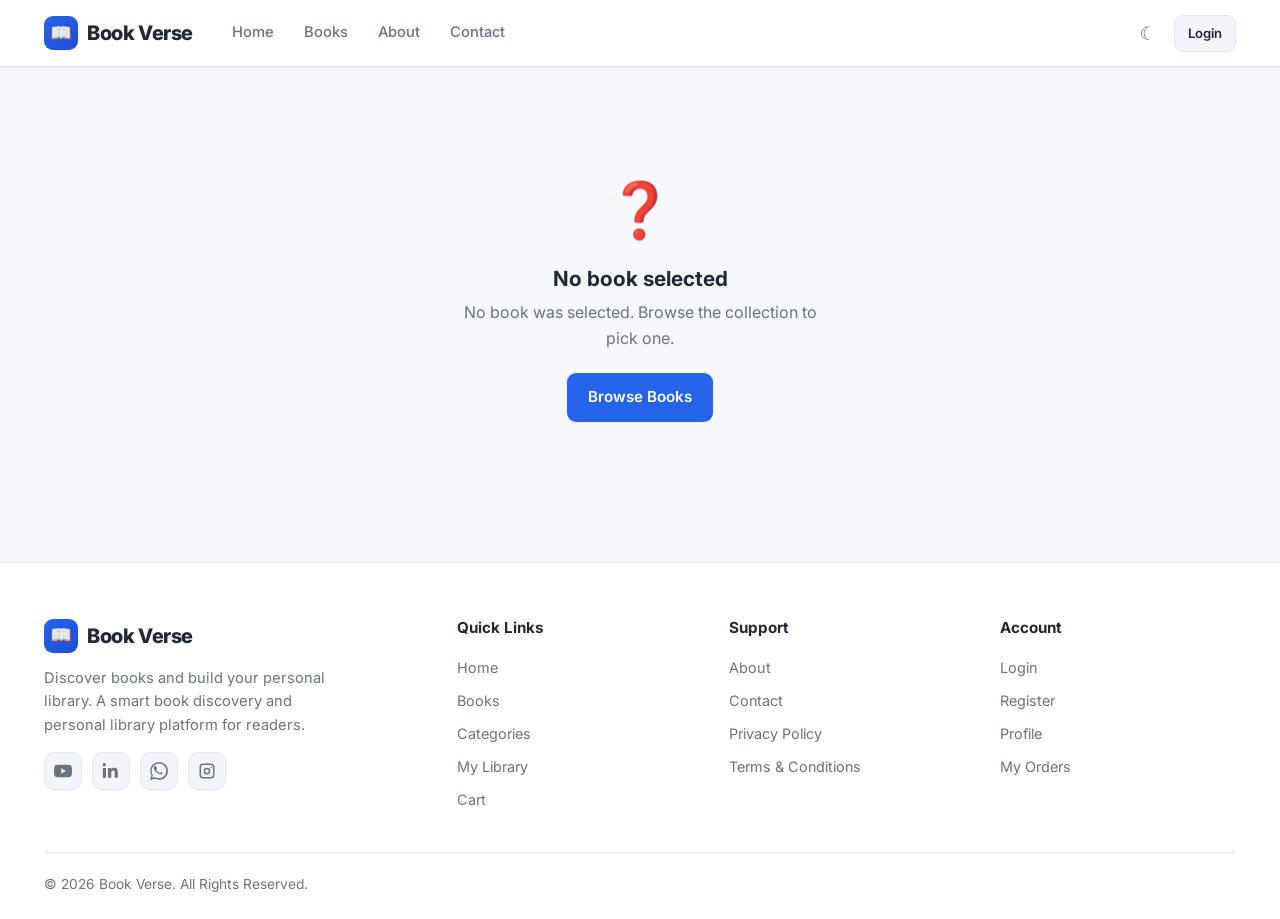
<file: book-details.html>
<!doctype html>
<html lang="en">
<head>
  <meta charset="UTF-8" >
  <link rel="icon" type="image/svg+xml" href="/vite.svg" >
  <meta name="viewport" content="width=device-width, initial-scale=1.0" >
  <title>Book Details — Book Verse</title>
  <link rel="stylesheet" href="https://fonts.googleapis.com/css2?family=Inter:wght@400;500;600;700;800&display=swap" >
  <link rel="stylesheet" href="css/style.css">
  <link rel="stylesheet" href="css/books.css">
  <link rel="stylesheet" href="css/details.css">
  <link rel="stylesheet" href="css/responsive.css">
</head>
<body>
  <div data-header></div>

  <main class="section-tight">
    <div class="container" id="detailsPage">
      <div id="detailsContent"></div>
    </div>
  </main>

  <div data-footer></div>
  <script src="js/app.js"></script>
  <script src="js/details.js"></script>
</body>
</html>
</file>
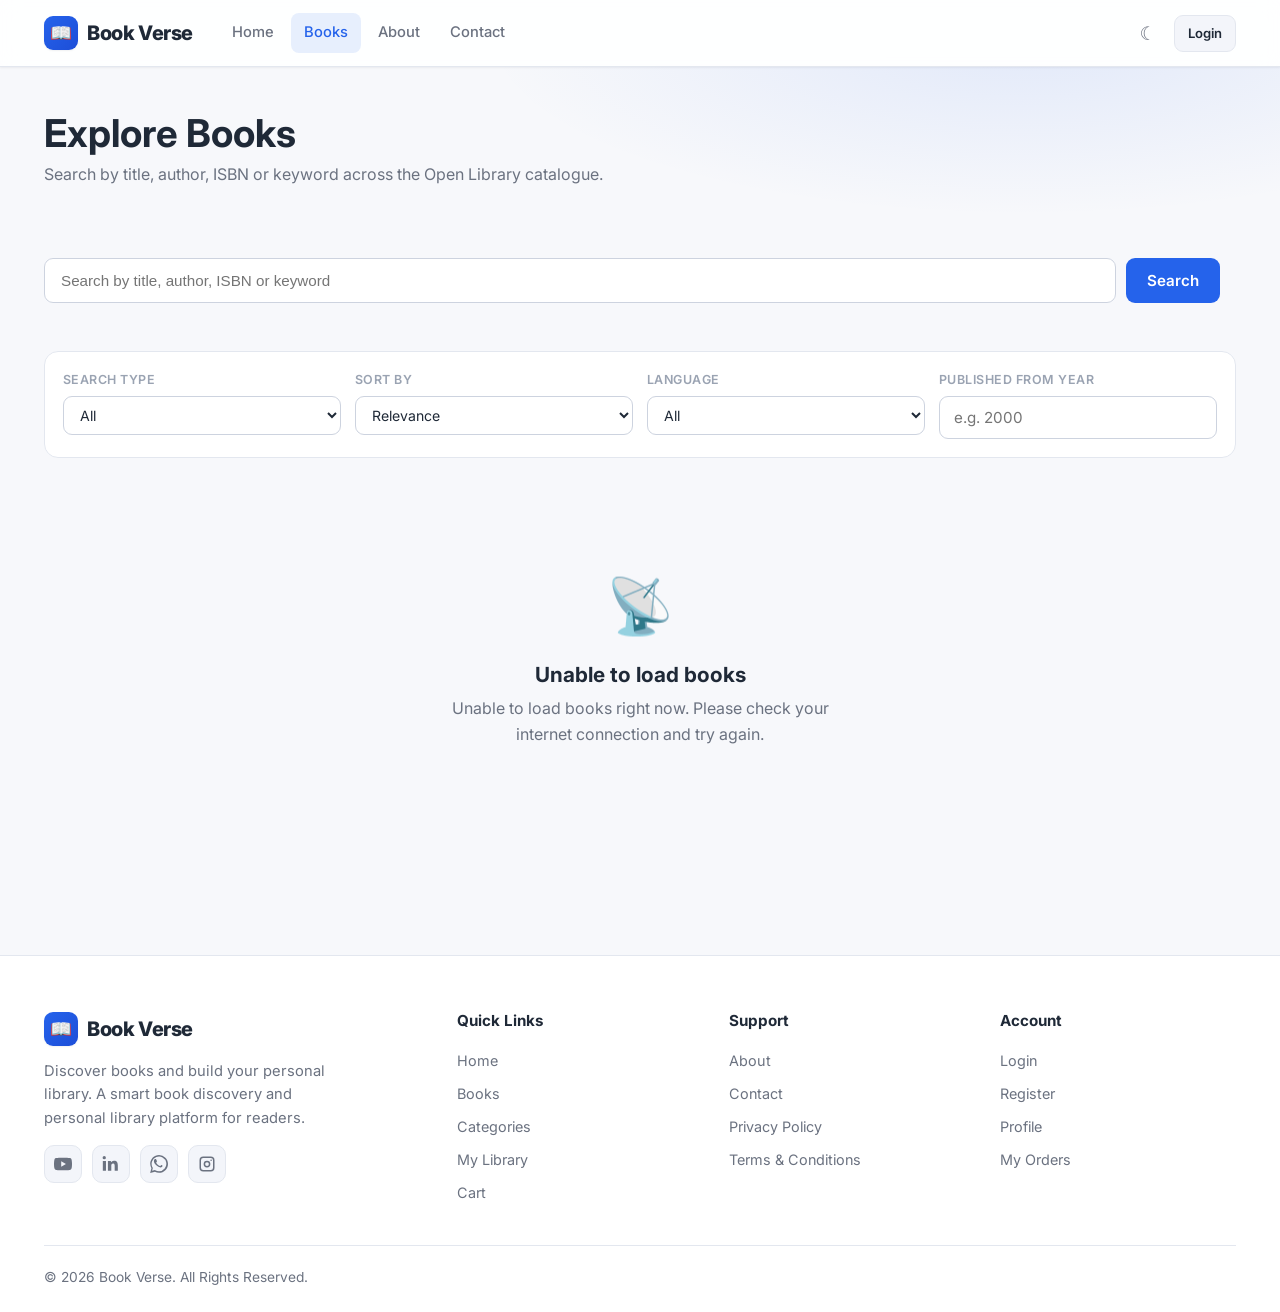
<file: books.html>
<!doctype html>
<html lang="en">
<head>
  <meta charset="UTF-8">
  <link rel="icon" type="image/svg+xml" href="/vite.svg">
  <meta name="viewport" content="width=device-width, initial-scale=1.0">
  <title>Explore Books — Book Verse</title>
  <meta name="description" content="Search and explore millions of books by title, author, ISBN, or keyword on Book Verse.">
  <link rel="stylesheet" href="https://fonts.googleapis.com/css2?family=Inter:wght@400;500;600;700;800&display=swap">
  <link rel="stylesheet" href="css/style.css">
  <link rel="stylesheet" href="css/books.css">
  <link rel="stylesheet" href="css/responsive.css">
</head>
<body>
  <div data-header></div>

  <main>
    <section class="page-head">
      <div class="container">
        <h1>Explore Books</h1>
        <p>Search by title, author, ISBN or keyword across the Open Library catalogue.</p>
      </div>
    </section>

    <section class="section-tight">
      <div class="container" id="booksPage">
        <div class="books-toolbar">
          <div class="search-box">
            <input type="text" id="searchInput" placeholder="Search by title, author, ISBN or keyword" aria-label="Search books" />
            <button class="btn" id="searchBtn">Search</button>
          </div>
        </div>

        <div class="recent-searches" id="recentSearches"></div>

        <div class="filters">
          <div class="field">
            <label for="filterType">Search Type</label>
            <select id="filterType">
              <option value="all">All</option>
              <option value="title">Title</option>
              <option value="author">Author</option>
              <option value="subject">Subject</option>
            </select>
          </div>
          <div class="field">
            <label for="filterSort">Sort By</label>
            <select id="filterSort">
              <option value="relevance">Relevance</option>
              <option value="title-az">Title A–Z</option>
              <option value="title-za">Title Z–A</option>
              <option value="year">Publication Year</option>
              <option value="newest">Newest</option>
            </select>
          </div>
          <div class="field">
            <label for="filterLang">Language</label>
            <select id="filterLang">
              <option value="all">All</option>
              <option value="english">English</option>
              <option value="hindi">Hindi</option>
              <option value="telugu">Telugu</option>
              <option value="other">Other</option>
            </select>
          </div>
          <div class="field">
            <label for="filterYear">Published from year</label>
            <input type="number" id="filterYear" placeholder="e.g. 2000" min="0" max="2100" />
          </div>
        </div>

        <div class="results-bar">
          <div id="resultsCount"></div>
        </div>

        <div id="booksResults"></div>
        <div class="pagination" id="pagination"></div>
      </div>
    </section>
  </main>

  <div data-footer></div>
  <script src="js/app.js"></script>
  <script src="js/books.js"></script>
</body>
</html>
</file>
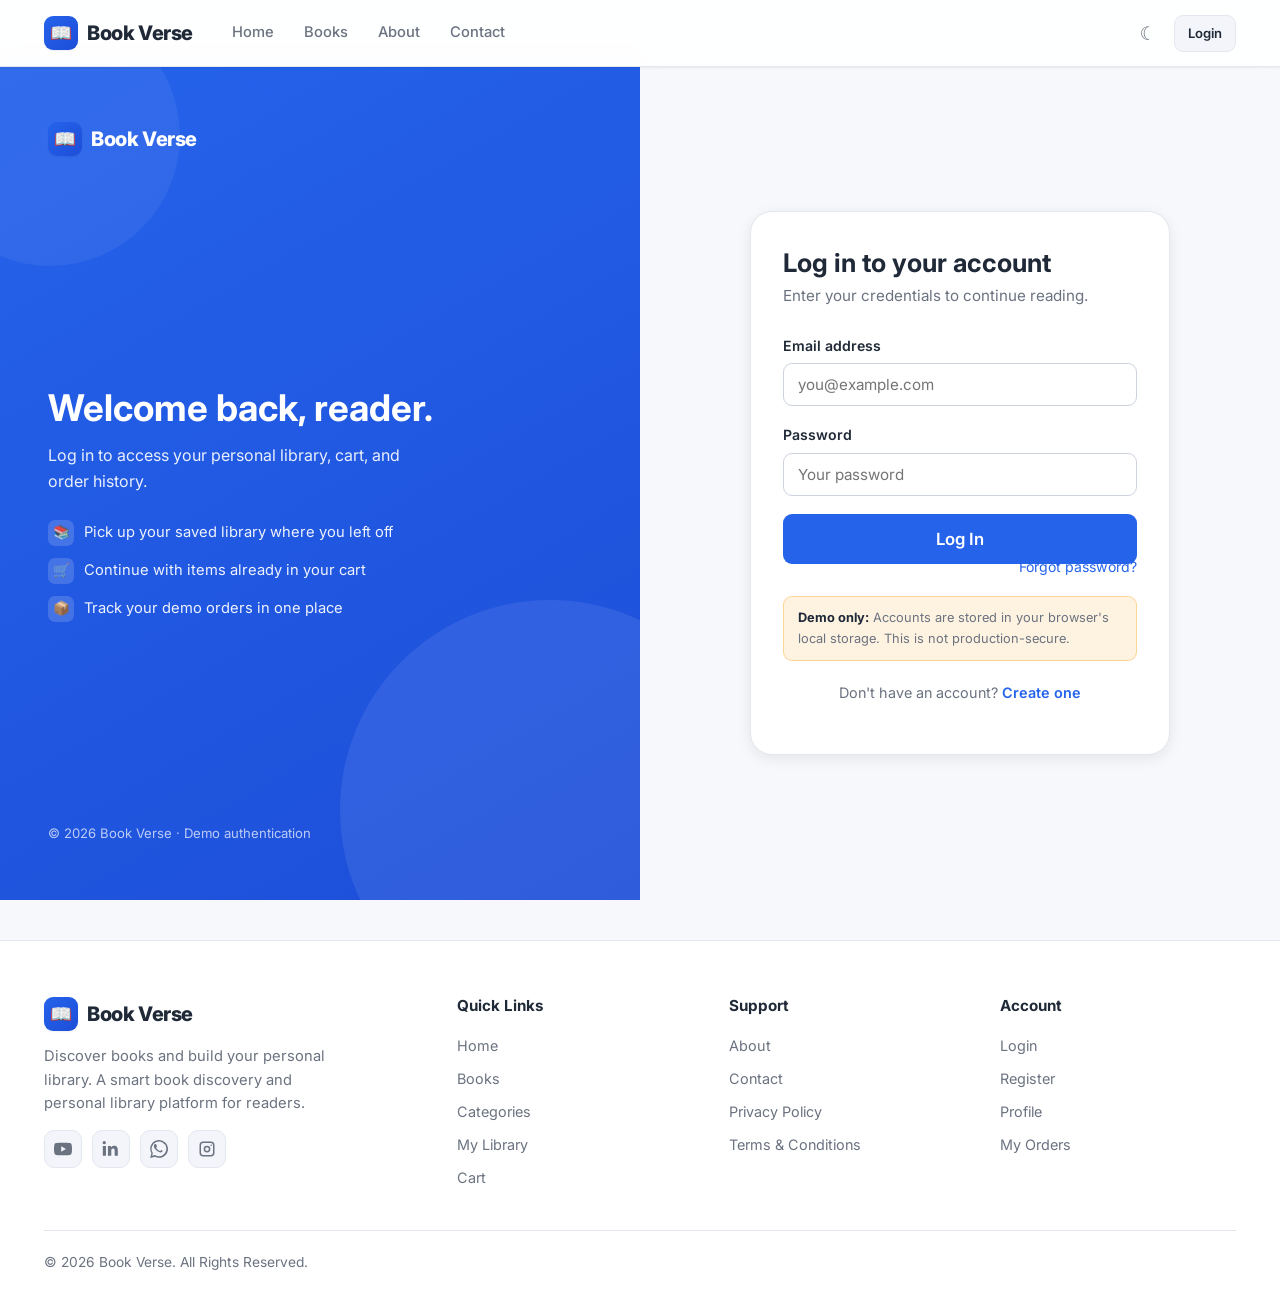
<file: cart.html>
<!doctype html>
<html lang="en">
<head>
  <meta charset="UTF-8">
  <link rel="icon" type="image/svg+xml" href="/vite.svg">
  <meta name="viewport" content="width=device-width, initial-scale=1.0">
  <title>Your Cart — Book Verse</title>
  <meta name="description" content="Review the books in your cart and proceed to checkout.">
  <link rel="stylesheet" href="https://fonts.googleapis.com/css2?family=Inter:wght@400;500;600;700;800&display=swap">
  <link rel="stylesheet" href="css/style.css">
  <link rel="stylesheet" href="css/cart.css">
  <link rel="stylesheet" href="css/responsive.css">
</head>
<body>
  <div data-header></div>

  <main>
    <section class="page-head">
      <div class="container">
        <h1>Your Cart</h1>
        <p>Review your books and proceed to checkout when you're ready.</p>
      </div>
    </section>

    <section class="section-tight">
      <div class="container" id="cartPage">
        <div class="cart-actions-top" id="cartActions"></div>
        <div class="cart-layout">
          <div class="cart-items" id="cartItems"></div>
          <div id="cartSummary"></div>
        </div>
      </div>
    </section>
  </main>

  <div data-footer></div>
  <script src="js/app.js"></script>
  <script src="js/cart.js"></script>
</body>
</html>
</file>
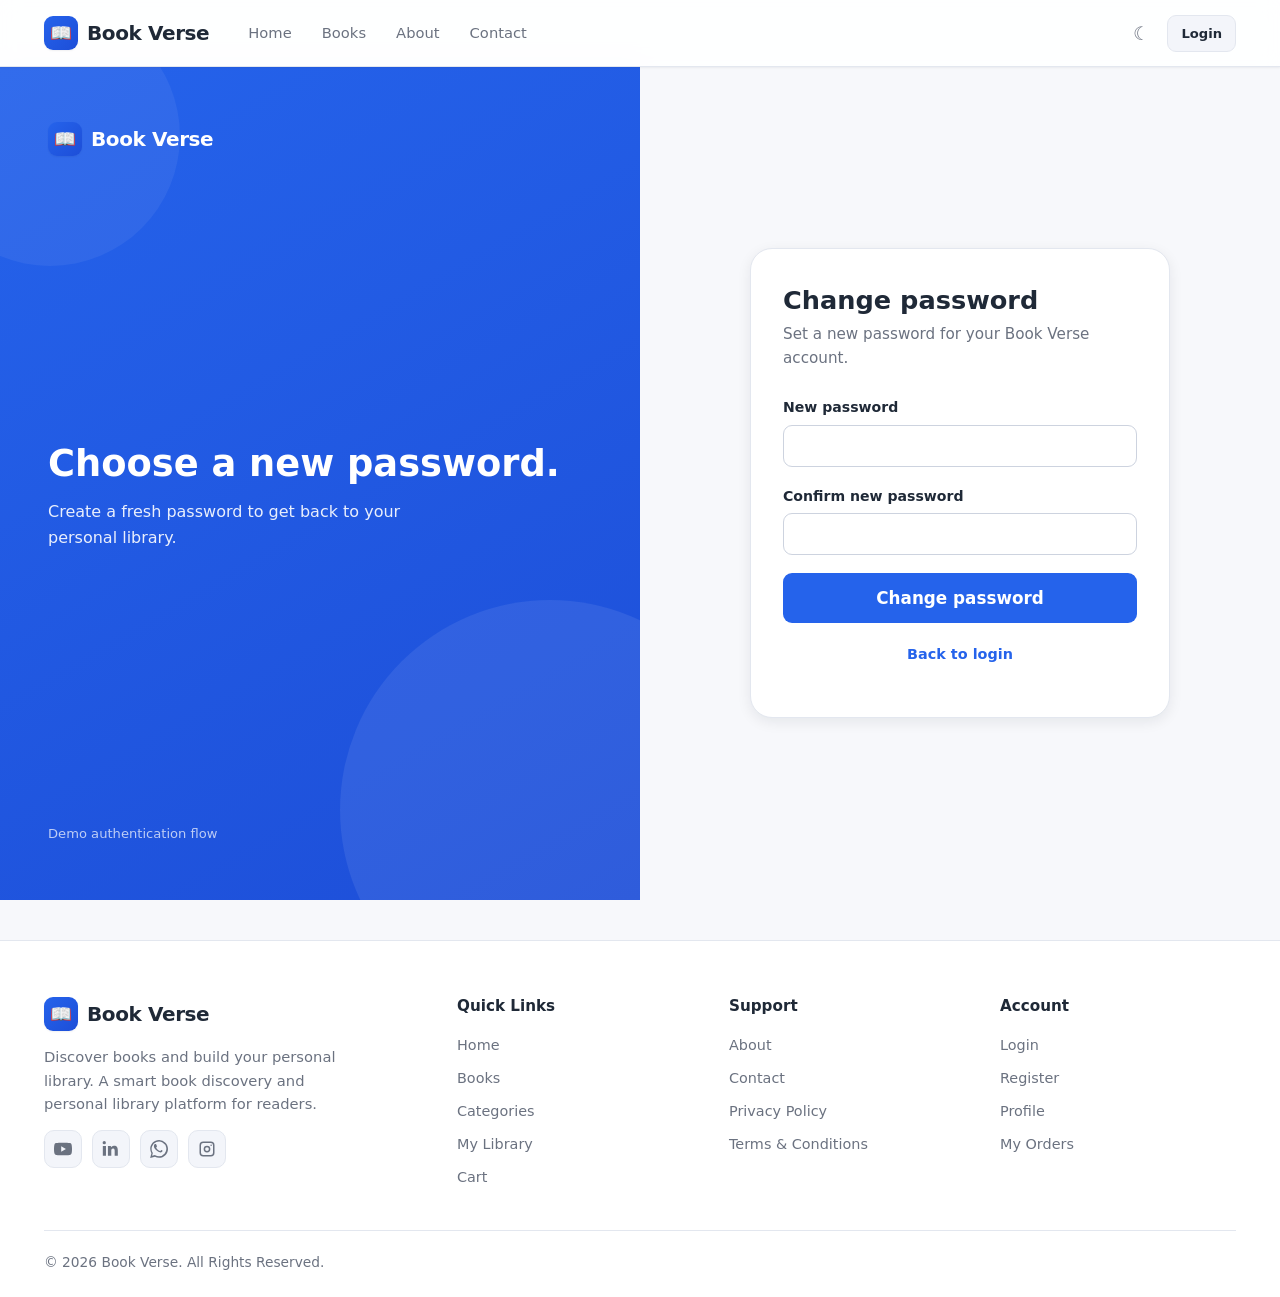
<file: change-password.html>
<!doctype html>
<html lang="en"><head><meta charset="UTF-8" /><meta name="viewport" content="width=device-width, initial-scale=1.0" /><title>Change Password — Book Verse</title><link rel="stylesheet" href="/css/style.css" /><link rel="stylesheet" href="/css/auth.css" /><link rel="stylesheet" href="/css/responsive.css" /></head><body><div data-header></div><main class="auth-wrap"><aside class="auth-aside"><a href="index.html" class="logo"><span class="logo-mark">📖</span><span>Book Verse</span></a><div><h2>Choose a new password.</h2><p>Create a fresh password to get back to your personal library.</p></div><div class="auth-foot">Demo authentication flow</div></aside><section class="auth-main"><div class="auth-card"><h1>Change password</h1><p class="sub">Set a new password for your Book Verse account.</p><form id="changePasswordForm" novalidate><div class="field"><label for="password">New password</label><input type="password" id="password" name="password" autocomplete="new-password" required /><div class="error-msg"></div></div><div class="field"><label for="confirm">Confirm new password</label><input type="password" id="confirm" name="confirm" autocomplete="new-password" required /><div class="error-msg"></div></div><button type="submit" class="btn btn-block btn-lg">Change password</button></form><p class="alt-link"><a href="login.html">Back to login</a></p></div></section></main><div data-footer></div><script src="/js/app.js"></script><script src="/js/auth.js"></script></body></html>
</file>
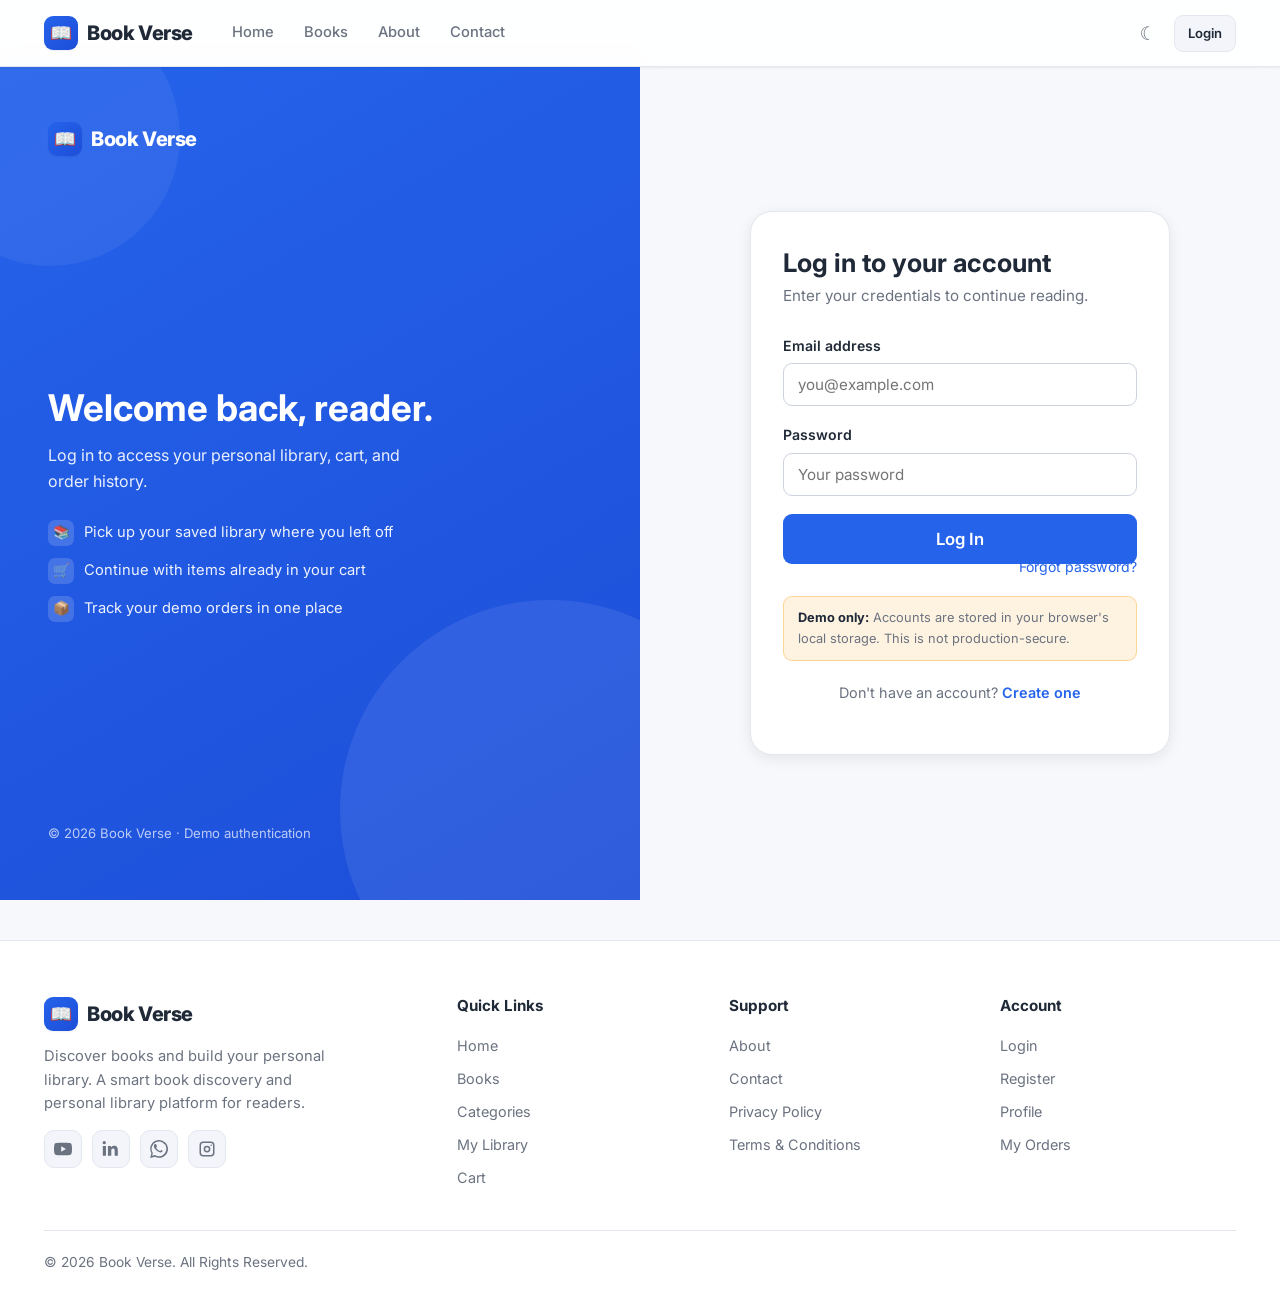
<file: checkout.html>
<!doctype html>
<html lang="en">
<head>
  <meta charset="UTF-8">
  <link rel="icon" type="image/svg+xml" href="/vite.svg">
  <meta name="viewport" content="width=device-width, initial-scale=1.0">
  <title>Checkout — Book Verse</title>
  <meta name="description" content="Complete your demo order with Book Verse.">
  <link rel="stylesheet" href="https://fonts.googleapis.com/css2?family=Inter:wght@400;500;600;700;800&display=swap">
  <link rel="stylesheet" href="css/style.css">
  <link rel="stylesheet" href="css/cart.css">
  <link rel="stylesheet" href="css/responsive.css">
</head>
<body>
  <div data-header></div>

  <main>
    <section class="page-head">
      <div class="container">
        <h1>Checkout</h1>
        <p>Complete your demo order — no real payment is processed.</p>
      </div>
    </section>

    <section class="section-tight">
      <div class="container" id="checkoutPage">
        <div id="checkoutContent">
          <div class="checkout-layout">
            <form id="checkoutForm" novalidate>
              <div class="checkout-section">
                <h3><span class="step-num">1</span>Customer Information</h3>
                <div class="form-row">
                  <div class="field">
                    <label for="name">Full Name</label>
                    <input type="text" id="name" name="name" placeholder="Jane Doe" required />
                    <div class="error-msg"></div>
                  </div>
                  <div class="field">
                    <label for="email">Email</label>
                    <input type="email" id="email" name="email" placeholder="you@example.com" required />
                    <div class="error-msg"></div>
                  </div>
                </div>
                <div class="field">
                  <label for="phone">Phone Number</label>
                  <input type="tel" id="phone" name="phone" placeholder="10-digit mobile number" required />
                  <div class="error-msg"></div>
                </div>
              </div>

              <div class="checkout-section">
                <h3><span class="step-num">2</span>Delivery Address</h3>
                <div class="form-row">
                  <div class="field">
                    <label for="house">House / Flat</label>
                    <input type="text" id="house" name="house" placeholder="Flat 12B" required />
                    <div class="error-msg"></div>
                  </div>
                  <div class="field">
                    <label for="street">Street</label>
                    <input type="text" id="street" name="street" placeholder="MG Road" required />
                    <div class="error-msg"></div>
                  </div>
                </div>
                <div class="form-row">
                  <div class="field">
                    <label for="city">City</label>
                    <input type="text" id="city" name="city" placeholder="Bengaluru" required />
                    <div class="error-msg"></div>
                  </div>
                  <div class="field">
                    <label for="state">State</label>
                    <input type="text" id="state" name="state" placeholder="Karnataka" required />
                    <div class="error-msg"></div>
                  </div>
                </div>
                <div class="field">
                  <label for="pincode">Pincode</label>
                  <input type="text" id="pincode" name="pincode" placeholder="6-digit pincode" maxlength="6" required />
                  <div class="error-msg"></div>
                </div>
              </div>

              <div class="checkout-section">
                <h3><span class="step-num">3</span>Payment Method</h3>
                <div class="payment-options">
                  <label class="pay-option selected">
                    <input type="radio" name="payment" value="Cash on Delivery" checked />
                    <span class="pay-ic">💵</span>
                    <span class="pay-text"><strong>Cash on Delivery</strong><span>Pay when your books arrive</span></span>
                  </label>
                  <label class="pay-option">
                    <input type="radio" name="payment" value="Demo Card Payment" />
                    <span class="pay-ic">💳</span>
                    <span class="pay-text"><strong>Demo Card Payment</strong><span>Simulated card transaction</span></span>
                  </label>
                  <label class="pay-option">
                    <input type="radio" name="payment" value="UPI Demo" />
                    <span class="pay-ic">📱</span>
                    <span class="pay-text"><strong>UPI Demo</strong><span>Simulated UPI payment</span></span>
                  </label>
                </div>
              </div>

              <button type="submit" class="btn btn-lg btn-block">Place Order →</button>
            </form>
            <div id="orderSummary"></div>
          </div>
        </div>

        <div class="order-success hidden" id="orderSuccess">
          <div class="success-ic">✓</div>
          <h1>Order Placed Successfully!</h1>
          <p>Thank you for shopping with Book Verse. Your books are on their way.</p>
          <div class="order-id" id="successOrderId">BV000000</div>
          <div class="actions">
            <a class="btn" href="orders.html">View My Orders</a>
            <a class="btn btn-ghost" href="books.html">Continue Shopping</a>
          </div>
        </div>
      </div>
    </section>
  </main>

  <div data-footer></div>
  <script src="js/app.js"></script>
  <script src="js/checkout.js"></script>
</body>
</html>
</file>
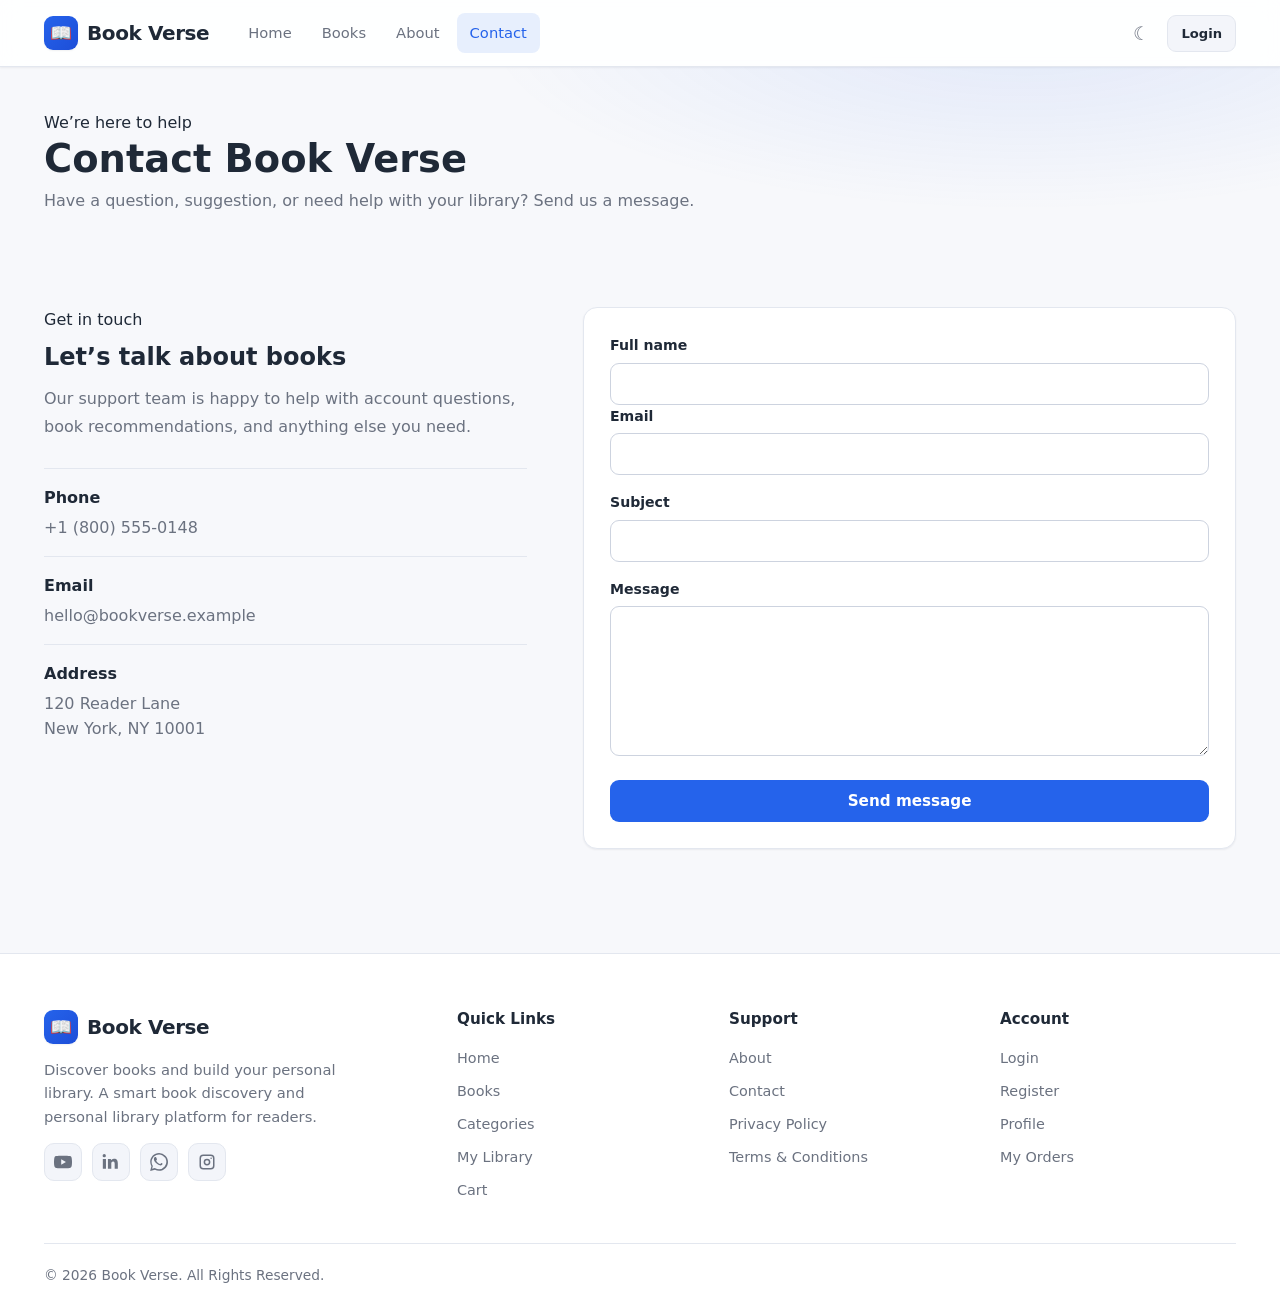
<file: contact.html>
<!DOCTYPE html>
<html lang="en">
<head>
  <meta charset="UTF-8">
  <meta name="viewport" content="width=device-width, initial-scale=1.0">
  <title>Contact | Book Verse</title>
  <link rel="stylesheet" href="css/style.css">
  <link rel="stylesheet" href="css/responsive.css">
</head>
<body>
  <div data-header></div>
  <main>
    <section class="page-head"><div class="container"><span class="eyebrow">We’re here to help</span><h1>Contact Book Verse</h1><p>Have a question, suggestion, or need help with your library? Send us a message.</p></div></section>
    <section class="section"><div class="container contact-layout">
      <div class="contact-details"><span class="eyebrow">Get in touch</span><h2>Let’s talk about books</h2><p>Our support team is happy to help with account questions, book recommendations, and anything else you need.</p><div class="contact-detail"><strong>Phone</strong><span>+1 (800) 555-0148</span></div><div class="contact-detail"><strong>Email</strong><span>hello@bookverse.example</span></div><div class="contact-detail"><strong>Address</strong><span>120 Reader Lane<br />New York, NY 10001</span></div></div>
      <form class="contact-form" id="contactForm"><div class="form-row"><div class="field"><label for="fullname">Full name</label><input id="fullname" name="fullname" required /></div><div class="field"><label for="contactEmail">Email</label><input id="contactEmail" name="email" type="email" required /></div></div><div class="field"><label for="subject">Subject</label><input id="subject" name="subject" required /></div><div class="field"><label for="message">Message</label><textarea id="message" name="message" rows="7" required></textarea></div><button class="btn" type="submit">Send message</button></form>
    </div></section>
  </main>
  <div data-footer></div>
  <script src="js/app.js"></script><script>document.getElementById('contactForm').addEventListener('submit',function(e){e.preventDefault();var f=e.currentTarget;var body='Name: '+f.fullname.value+'%0D%0AEmail: '+f.email.value+'%0D%0A%0D%0A'+f.message.value;window.location.href='mailto:23ru1a0577@ruce.ac.in?subject='+encodeURIComponent(f.subject.value)+'&body='+body;if(window.BV?.showToast)BV.showToast('Opening your email client.','success');});</script>
</body>
</html>
</file>
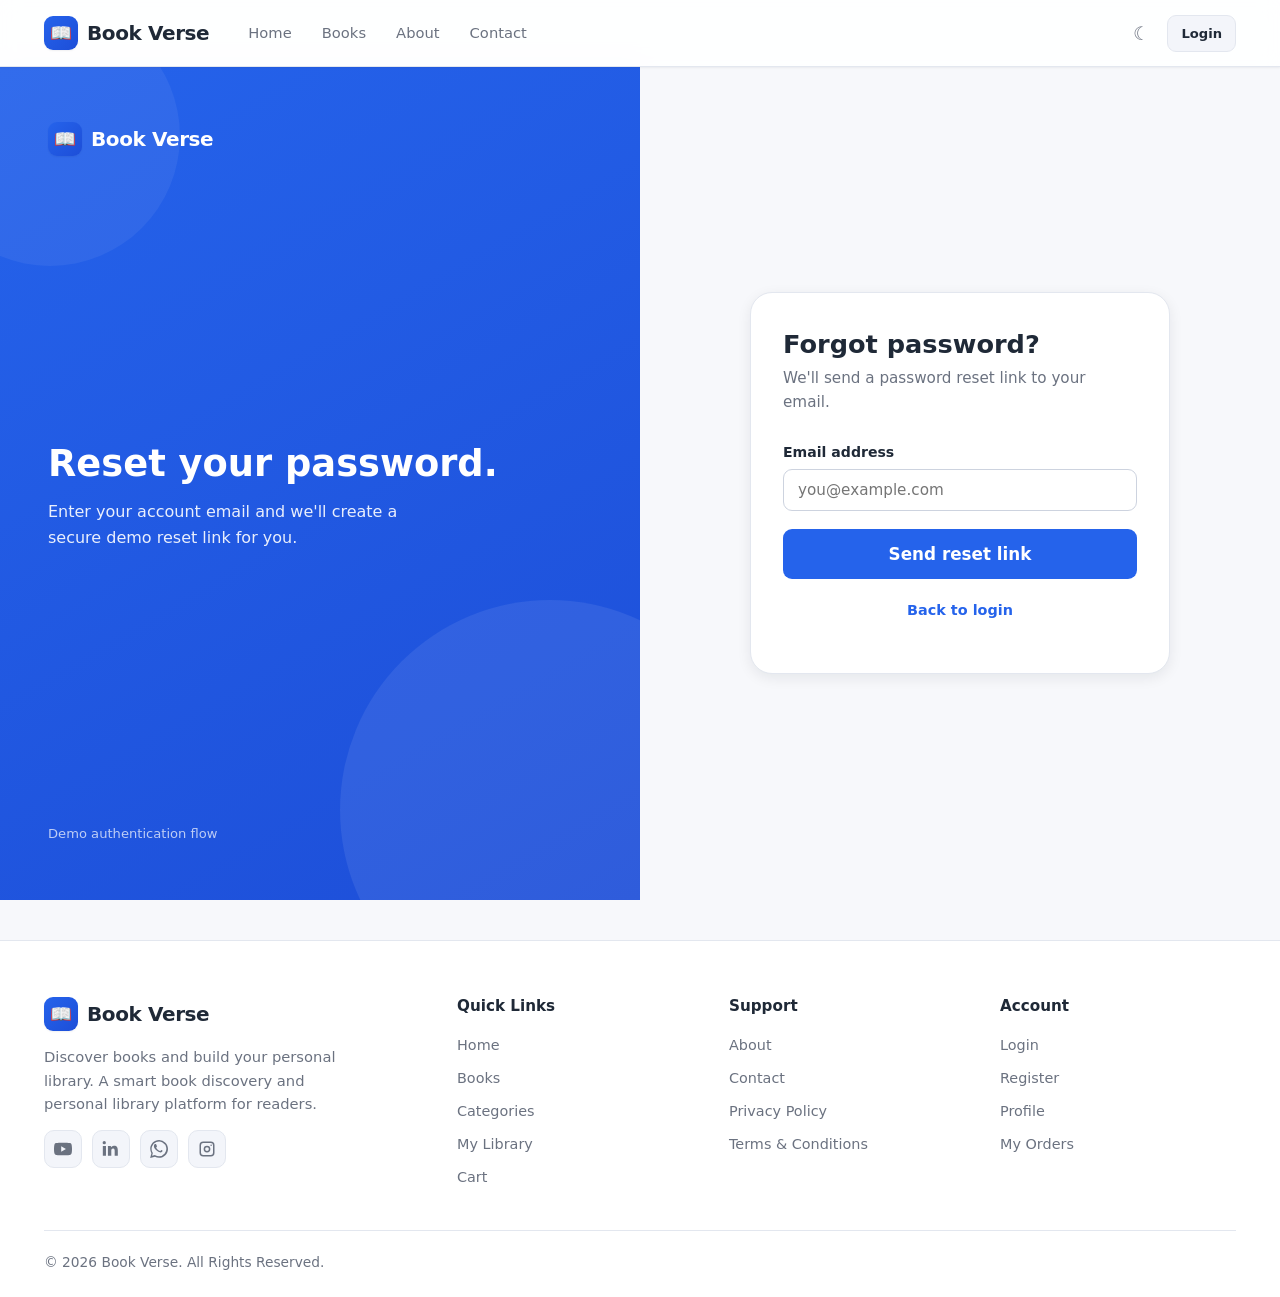
<file: forgot-password.html>
<!doctype html>
<html lang="en"><head><meta charset="UTF-8" /><meta name="viewport" content="width=device-width, initial-scale=1.0" /><title>Forgot Password — Book Verse</title><link rel="stylesheet" href="/css/style.css" /><link rel="stylesheet" href="/css/auth.css" /><link rel="stylesheet" href="/css/responsive.css" /></head><body><div data-header></div><main class="auth-wrap"><aside class="auth-aside"><a href="index.html" class="logo"><span class="logo-mark">📖</span><span>Book Verse</span></a><div><h2>Reset your password.</h2><p>Enter your account email and we&apos;ll create a secure demo reset link for you.</p></div><div class="auth-foot">Demo authentication flow</div></aside><section class="auth-main"><div class="auth-card"><h1>Forgot password?</h1><p class="sub">We&apos;ll send a password reset link to your email.</p><form id="forgotPasswordForm" novalidate><div class="field"><label for="email">Email address</label><input type="email" id="email" name="email" placeholder="you@example.com" required /><div class="error-msg"></div></div><button type="submit" class="btn btn-block btn-lg">Send reset link</button></form><div id="resetSent" class="demo-note reset-success"><strong>Demo email sent.</strong> Use the reset button below to continue changing this account&apos;s password.<br /><a id="resetLink" class="btn btn-soft btn-sm" href="change-password.html">Open reset link</a></div><p class="alt-link"><a href="login.html">Back to login</a></p></div></section></main><div data-footer></div><script src="/js/app.js"></script><script src="/js/auth.js"></script></body></html>
</file>
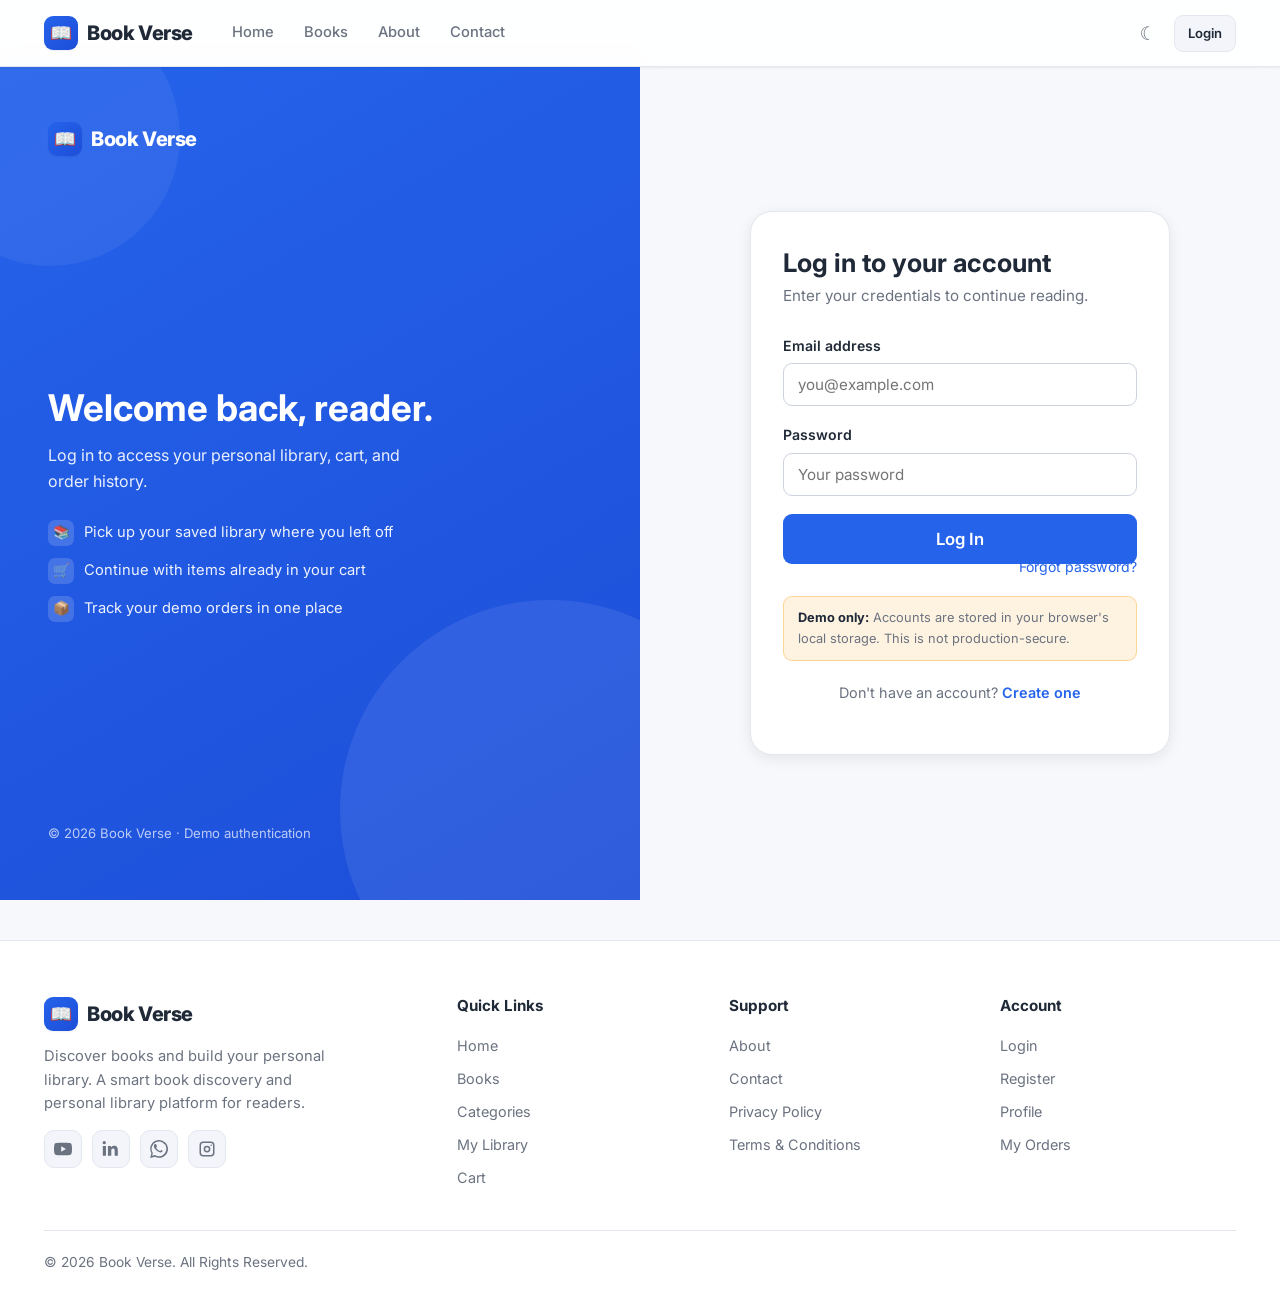
<file: library.html>
<!doctype html>
<html lang="en">
<head>
  <meta charset="UTF-8">
  <link rel="icon" type="image/svg+xml" href="/vite.svg">
  <meta name="viewport" content="width=device-width, initial-scale=1.0">
  <title>My Library — Book Verse</title>
  <link rel="stylesheet" href="https://fonts.googleapis.com/css2?family=Inter:wght@400;500;600;700;800&display=swap">
  <link rel="stylesheet" href="css/style.css" >
  <link rel="stylesheet" href="css/books.css" >
  <link rel="stylesheet" href="css/library.css" >
  <link rel="stylesheet" href="css/responsive.css" >
</head>
<body>
  <div data-header></div>

  <main>
    <section class="page-head">
      <div class="container">
        <h1>My Personal Library</h1>
        <p>All the books you've saved, in one place.</p>
      </div>
    </section>

    <section class="section-tight">
      <div class="container" id="libraryPage">
        <div class="library-stats" id="libraryStats"></div>
        <div class="library-head">
          <div class="library-search">
            <input type="text" id="librarySearch" placeholder="Search my library by title or author" aria-label="Search library" />
          </div>
          <div class="library-filters">
            <select id="librarySort" aria-label="Sort library">
              <option value="recent">Recently added</option>
              <option value="title">Title A–Z</option>
              <option value="author">Author A–Z</option>
              <option value="year">Newest first</option>
            </select>
          </div>
        </div>
        <div class="books-grid" id="libraryGrid"></div>
      </div>
    </section>
  </main>

  <div data-footer></div>
  <script src="js/app.js"></script>
  <script src="js/library.js"></script>
</body>
</html>
</file>
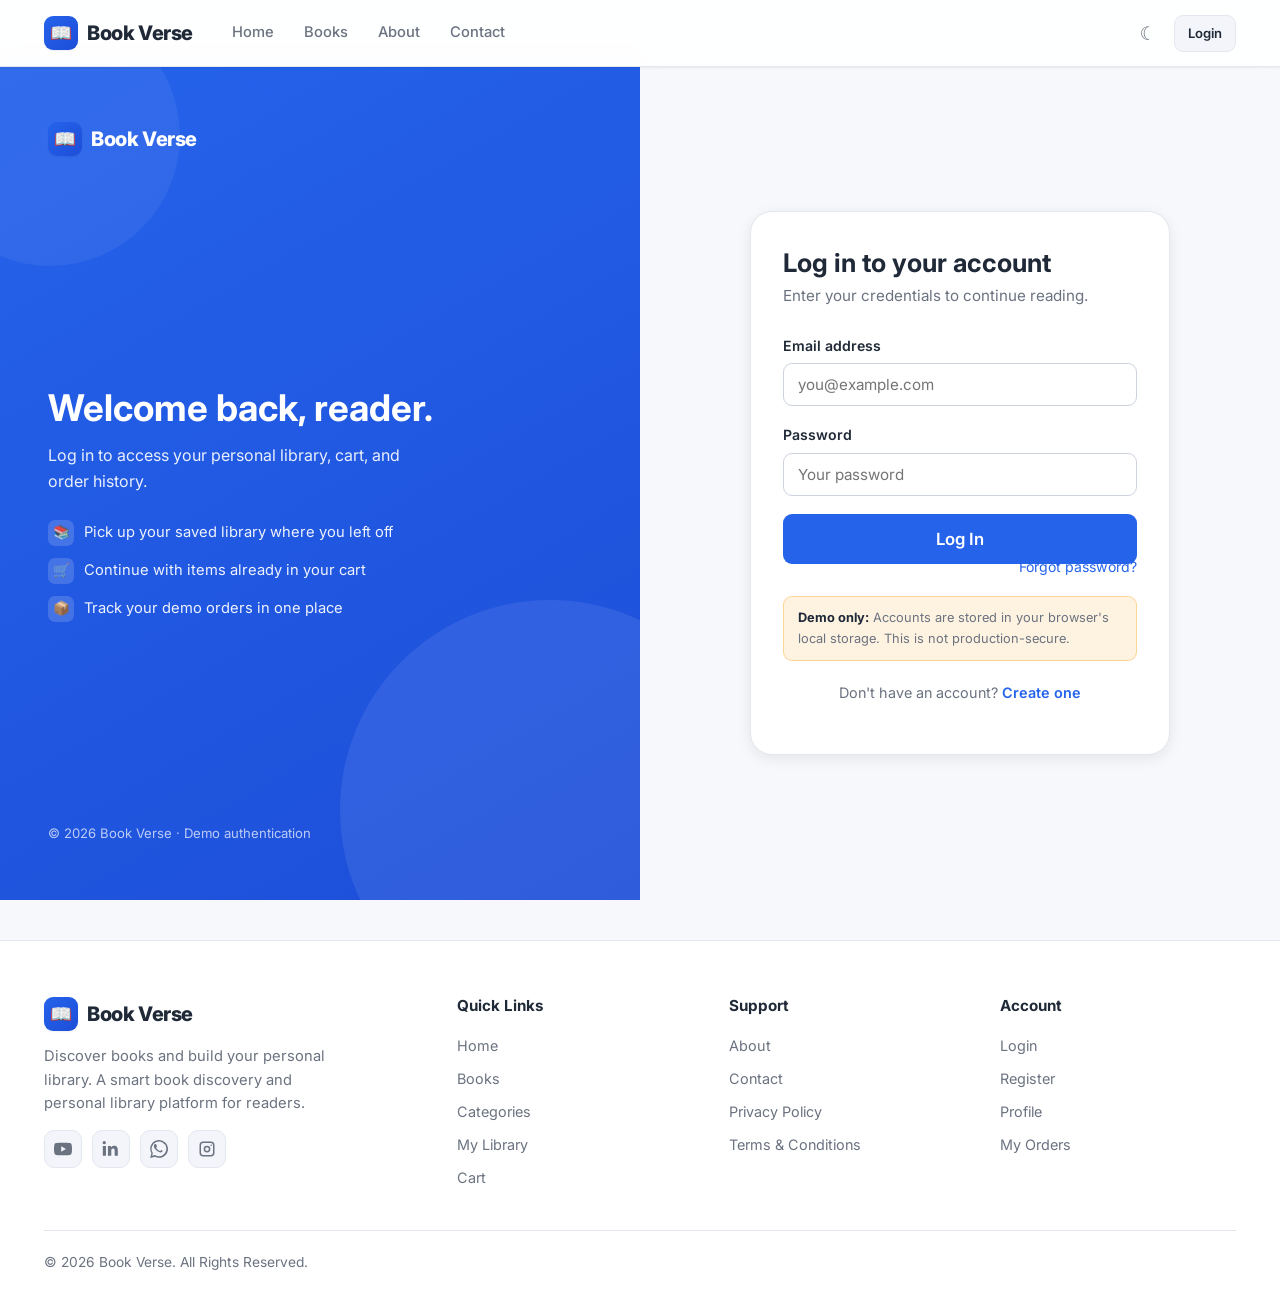
<file: login.html>
<!doctype html>
<html lang="en">
<head>
  <meta charset="UTF-8" >
  <link rel="icon" type="image/svg+xml" href="/vite.svg">
  <meta name="viewport" content="width=device-width, initial-scale=1.0">
  <title>Login — Book Verse</title>
  <link rel="stylesheet" href="https://fonts.googleapis.com/css2?family=Inter:wght@400;500;600;700;800&display=swap" >
  <link rel="stylesheet" href="css/style.css">
  <link rel="stylesheet" href="css/auth.css">
  <link rel="stylesheet" href="css/responsive.css">
</head>
<body>
  <div data-header></div>

  <main class="auth-wrap">
    <aside class="auth-aside">
      <a href="index.html" class="logo"><span class="logo-mark">📖</span><span>Book Verse</span></a>
      <div>
        <h2>Welcome back, reader.</h2>
        <p>Log in to access your personal library, cart, and order history.</p>
        <ul class="auth-bullets">
          <li><span class="b-ic">📚</span><span>Pick up your saved library where you left off</span></li>
          <li><span class="b-ic">🛒</span><span>Continue with items already in your cart</span></li>
          <li><span class="b-ic">📦</span><span>Track your demo orders in one place</span></li>
        </ul>
      </div>
      <div class="auth-foot">© 2026 Book Verse · Demo authentication</div>
    </aside>

    <section class="auth-main">
      <div class="auth-card">
        <h1>Log in to your account</h1>
        <p class="sub">Enter your credentials to continue reading.</p>
        <form id="loginForm" novalidate>
          <div class="field">
            <label for="email">Email address</label>
            <input type="email" id="email" name="email" placeholder="you@example.com" autocomplete="email" required />
            <div class="error-msg"></div>
          </div>
          <div class="field">
            <label for="password">Password</label>
            <input type="password" id="password" name="password" placeholder="Your password" autocomplete="current-password" required />
            <div class="error-msg"></div>
          </div>
          <button type="submit" class="btn btn-block btn-lg">Log In</button>
          <p class="forgot-link"><a href="forgot-password.html">Forgot password?</a></p>
          <div class="demo-note">
            <strong>Demo only:</strong> Accounts are stored in your browser's local storage. This is not production-secure.
          </div>
          <p class="alt-link">Don't have an account? <a href="register.html">Create one</a></p>
        </form>
      </div>
    </section>
  </main>

  <div data-footer></div>
  <script src="js/app.js"></script>
  <script src="js/auth.js"></script>
</body>
</html>
</file>
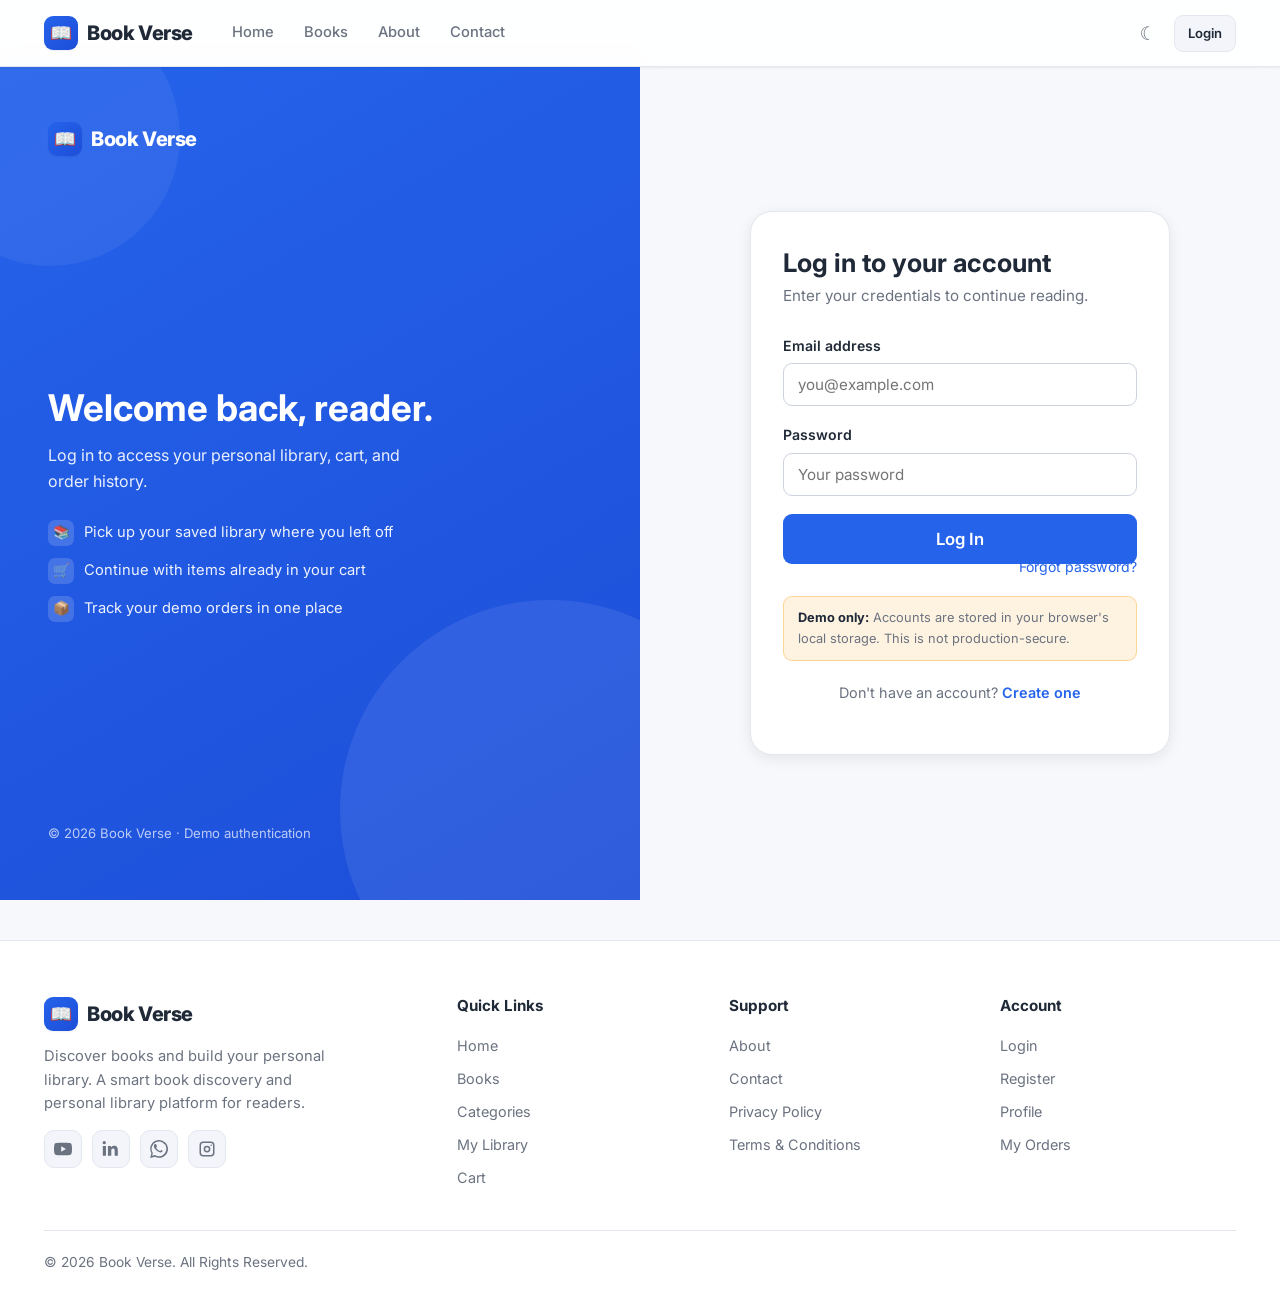
<file: orders.html>
<!doctype html>
<html lang="en">
<head>
  <meta charset="UTF-8">
  <link rel="icon" type="image/svg+xml" href="/vite.svg">
  <meta name="viewport" content="width=device-width, initial-scale=1.0">
  <title>My Orders — Book Verse</title>
  <meta name="description" content="View your demo order history on Book Verse." />
  <link rel="stylesheet" href="https://fonts.googleapis.com/css2?family=Inter:wght@400;500;600;700;800&display=swap">
  <link rel="stylesheet" href="css/style.css">
  <link rel="stylesheet" href="css/cart.css">
  <link rel="stylesheet" href="css/responsive.css">
</head>
<body>
  <div data-header></div>

  <main>
    <section class="page-head">
      <div class="container">
        <h1>My Orders</h1>
        <p>Track your demo orders and review past purchases.</p>
      </div>
    </section>

    <section class="section-tight">
      <div class="container" id="ordersPage" style="max-width:820px">
        <div id="ordersList"></div>
      </div>
    </section>
  </main>

  <div data-footer></div>
  <script src="js/app.js"></script>
  <script src="js/orders.js"></script>
</body>
</html>
</file>
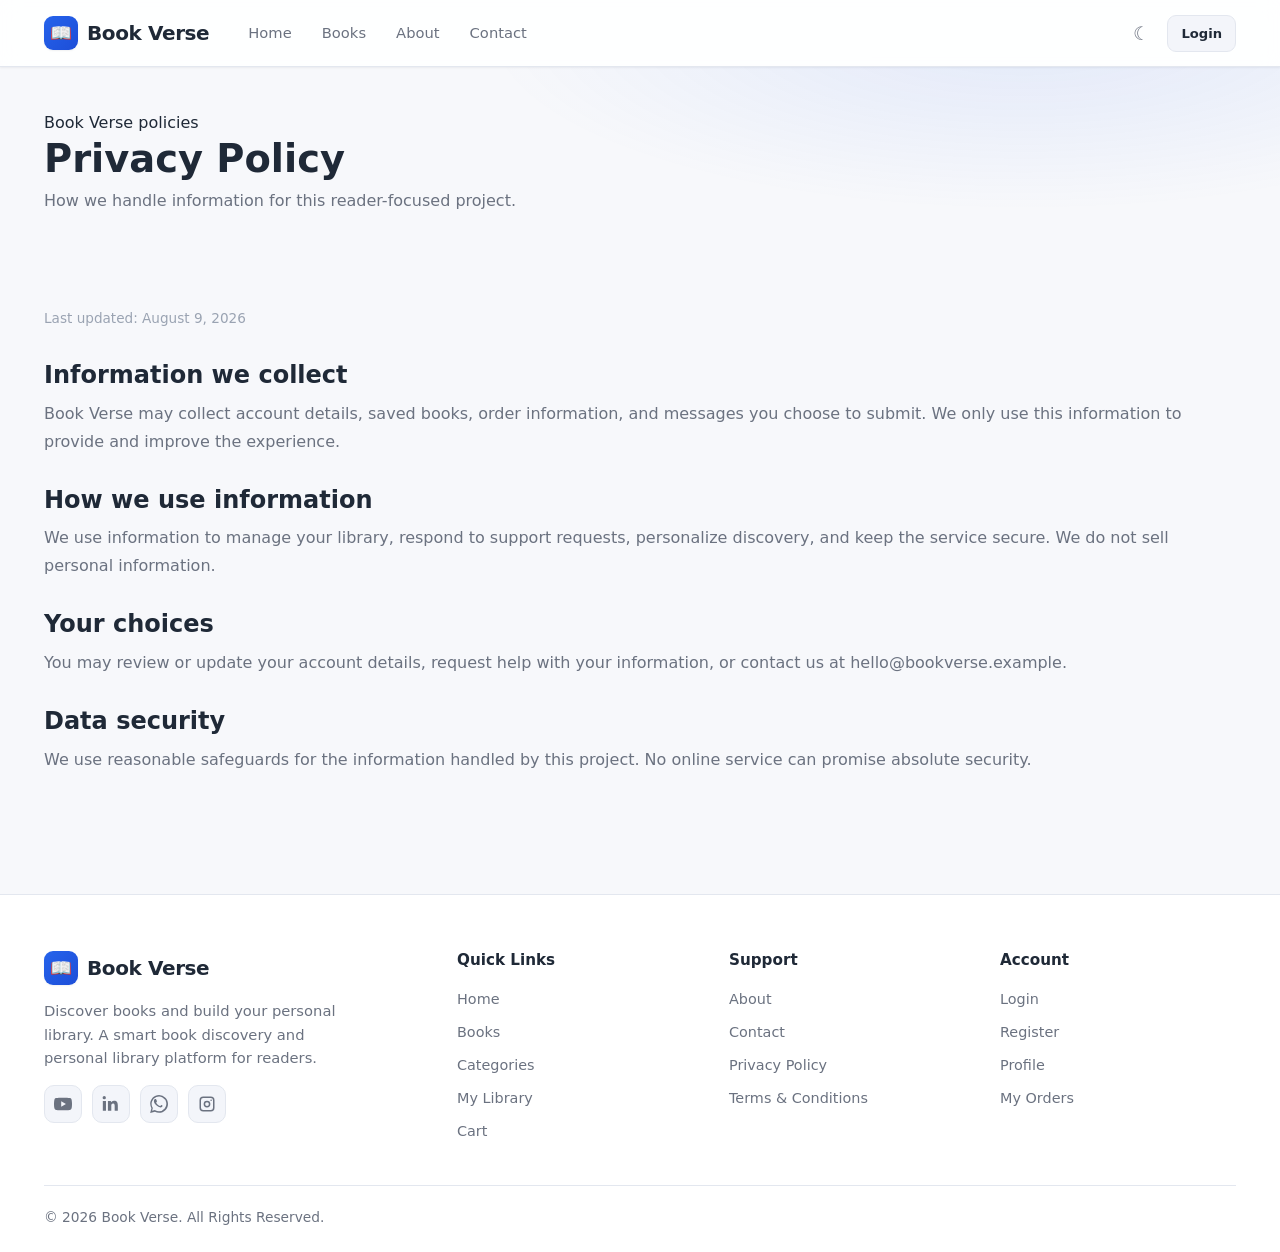
<file: privacy-policy.html>
<!DOCTYPE html>
<html lang="en">
<head><meta charset="UTF-8" /><meta name="viewport" content="width=device-width, initial-scale=1.0" /><title>Privacy Policy | Book Verse</title><link rel="stylesheet" href="css/style.css" /><link rel="stylesheet" href="css/responsive.css" /></head>
<body><div data-header></div><main><section class="page-head"><div class="container"><span class="eyebrow">Book Verse policies</span><h1>Privacy Policy</h1><p>How we handle information for this reader-focused project.</p></div></section><section class="section"><div class="container legal-content"><p class="legal-updated">Last updated: August 9, 2026</p><h2>Information we collect</h2><p>Book Verse may collect account details, saved books, order information, and messages you choose to submit. We only use this information to provide and improve the experience.</p><h2>How we use information</h2><p>We use information to manage your library, respond to support requests, personalize discovery, and keep the service secure. We do not sell personal information.</p><h2>Your choices</h2><p>You may review or update your account details, request help with your information, or contact us at hello@bookverse.example.</p><h2>Data security</h2><p>We use reasonable safeguards for the information handled by this project. No online service can promise absolute security.</p></div></section></main><div data-footer></div><script src="js/app.js"></script></body></html>
</file>
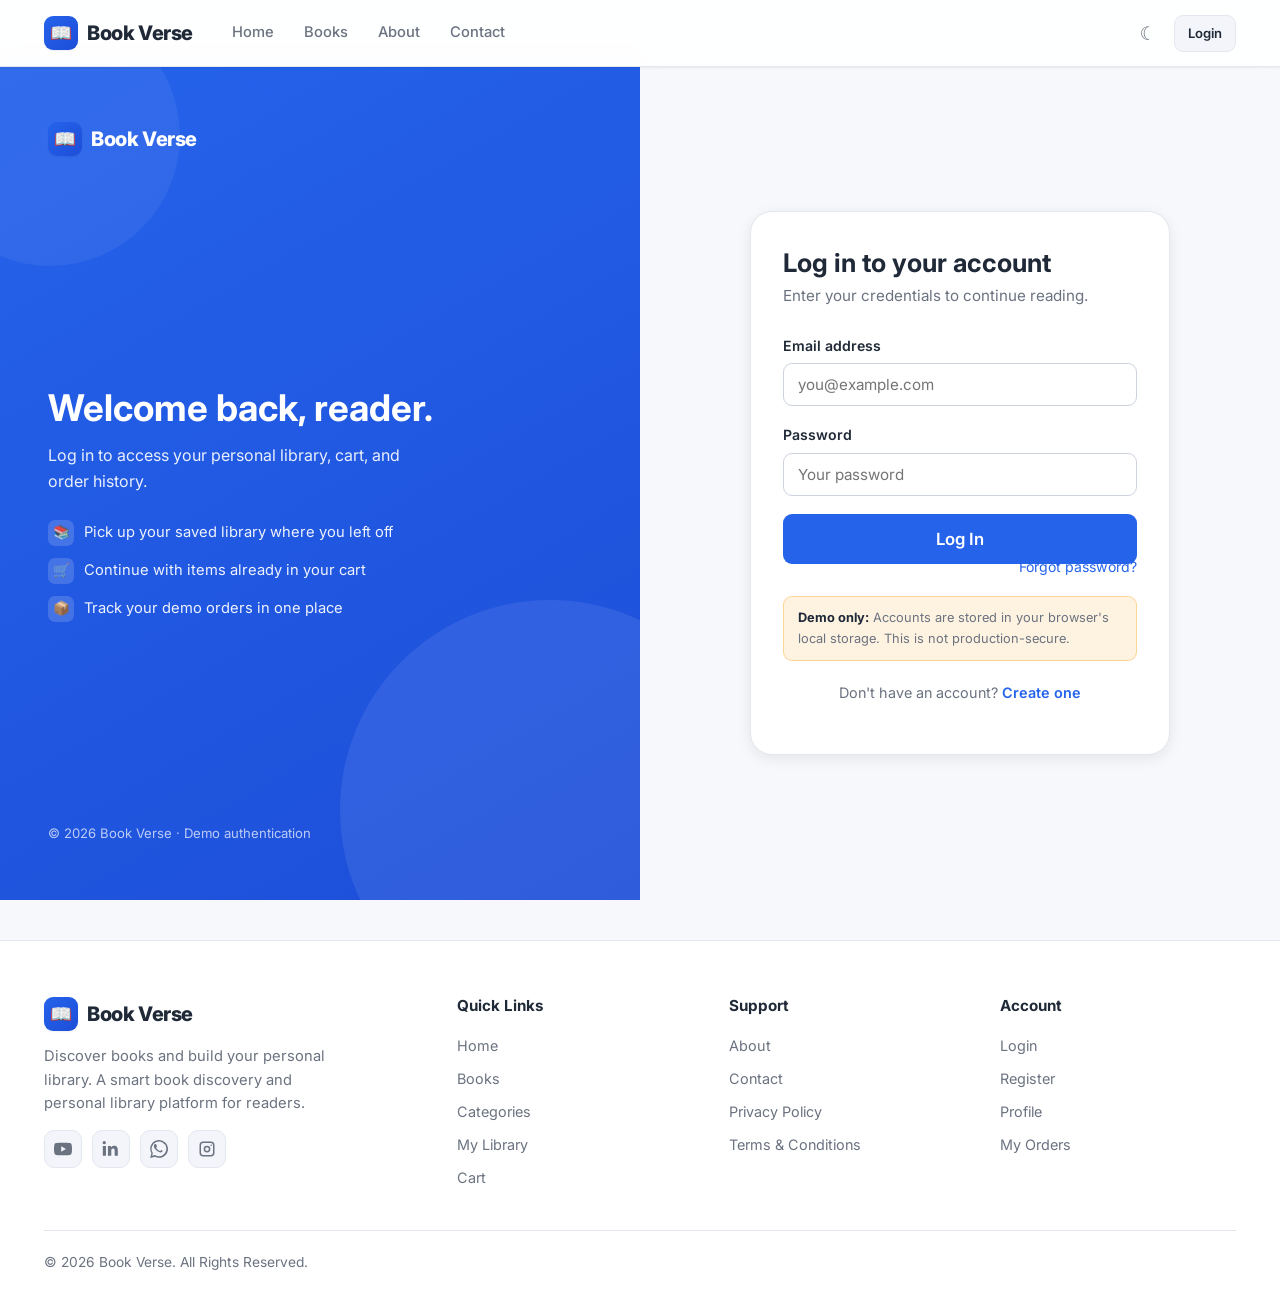
<file: profile.html>
<!doctype html>
<html lang="en">
<head>
  <meta charset="UTF-8" >
  <link rel="icon" type="image/svg+xml" href="/vite.svg" >
  <meta name="viewport" content="width=device-width, initial-scale=1.0" >
  <title>My Profile — Book Verse</title>
  <meta name="description" content="Manage your Book Verse account, preferences, and activity." >
  <link rel="stylesheet" href="https://fonts.googleapis.com/css2?family=Inter:wght@400;500;600;700;800&display=swap" >
  <link rel="stylesheet" href="css/style.css">
  <link rel="stylesheet" href="css/auth.css">
  <link rel="stylesheet" href="css/books.css">
  <link rel="stylesheet" href="css/responsive.css">
</head>
<body>
  <div data-header></div>

  <main>
    <section class="page-head">
      <div class="container">
        <h1>My Profile</h1>
        <p>Manage your account, personal details, and activity.</p>
      </div>
    </section>

    <section class="section-tight">
      <div class="container" id="profilePage">
        <div class="checkout-layout">
          <div>
            <!-- Profile card -->
            <div class="checkout-section" style="text-align:center">
              <div style="display:flex;flex-direction:column;align-items:center;gap:8px">
                <span class="avatar" id="profileAvatar" style="width:84px;height:84px;font-size:2.2rem;box-shadow:var(--shadow)"></span>
                <h2 style="margin:6px 0 0" id="profileName">—</h2>
                <p style="margin:0" id="profileEmail">—</p>
                <span class="badge">Member since <span id="profileSince">—</span></span>
              </div>
            </div>

            <!-- Edit profile -->
            <div class="checkout-section">
              <h3>Account</h3>
              <form id="editProfileForm" novalidate>
                <div class="field">
                  <label for="epname">Full Name</label>
                  <input type="text" id="epname" name="name" required />
                </div>
                <div class="field">
                  <label for="epemail">Email</label>
                  <input type="email" id="epemail" name="email" required />
                </div>
                <button type="submit" class="btn">Save Changes</button>
              </form>
            </div>

            <!-- Personal details -->
            <div class="checkout-section">
              <h3>Personal Details</h3>
              <form id="personalDetailsForm" novalidate>
                <div class="form-row">
                  <div class="field"><label for="pdname">Name</label><input type="text" id="pdname" name="name" required /></div>
                  <div class="field"><label for="pdphone">Phone</label><input type="tel" id="pdphone" name="phone" placeholder="Add phone number" /></div>
                </div>
                <div class="form-row">
                  <div class="field"><label for="pdgender">Gender</label><select id="pdgender" name="gender"><option value="">Prefer not to say</option><option>Female</option><option>Male</option><option>Non-binary</option></select></div>
                  <div class="field"><label for="pdcollege">College</label><input type="text" id="pdcollege" name="college" placeholder="Add college" /></div>
                </div>
                <div class="form-row">
                  <div class="field"><label for="pdcity">City</label><input type="text" id="pdcity" name="city" placeholder="Add city" /></div>
                  <div class="field"><label for="pdaddress">Address</label><input type="text" id="pdaddress" name="address" placeholder="Add address" /></div>
                </div>
                <button type="submit" class="btn">Save Personal Details</button>
              </form>
            </div>

            <!-- Change password -->
            <div class="checkout-section">
              <h3>Change Password</h3>
              <form id="changePwForm" novalidate>
                <div class="field">
                  <label for="cpwcur">Current Password</label>
                  <input type="password" id="cpwcur" name="current" required />
                </div>
                <div class="form-row">
                  <div class="field">
                    <label for="cpwnext">New Password</label>
                    <input type="password" id="cpwnext" name="next" required />
                  </div>
                  <div class="field">
                    <label for="cpwconf">Confirm New Password</label>
                    <input type="password" id="cpwconf" name="confirm" required />
                  </div>
                </div>
                <button type="submit" class="btn">Update Password</button>
              </form>
            </div>


          </div>

          <div>
            <!-- Activity -->
            <div class="order-summary-mini">
              <h3>Activity</h3>
              <div class="cat-grid" id="activityStats" style="grid-template-columns:1fr;gap:10px;margin-bottom:16px"></div>
              <h4 style="font-size:0.95rem;margin:18px 0 10px">Recent Searches</h4>
              <div id="searchHistoryList" style="display:flex;flex-direction:column;gap:8px"></div>
              <div style="margin-top:18px;display:flex;flex-direction:column;gap:10px">
                <a href="library.html" class="btn btn-ghost btn-block">📚 My Library</a>
                <a href="orders.html" class="btn btn-ghost btn-block">📦 My Orders</a>
                <button class="btn btn-danger btn-block" id="profileLogout">Logout</button>
              </div>
            </div>
          </div>
        </div>
      </div>
    </section>
  </main>

  <div data-footer></div>
  <script src="js/app.js"></script>
  <script src="js/profile.js"></script>
  <script>
    document.addEventListener('click', (e) => {
      if (e.target.id === 'profileLogout') {
        e.preventDefault();
        BV.showModal({
          title: 'Logout',
          message: 'Are you sure you want to log out of your account?',
          confirmText: 'Logout',
          danger: true,
          onConfirm: () => {
            BV.logoutUser();
            BV.showToast('Logged out successfully', 'info');
            setTimeout(() => (window.location.href = 'index.html'), 600);
          },
        });
      }
    });
  </script>
</body>
</html>
</file>
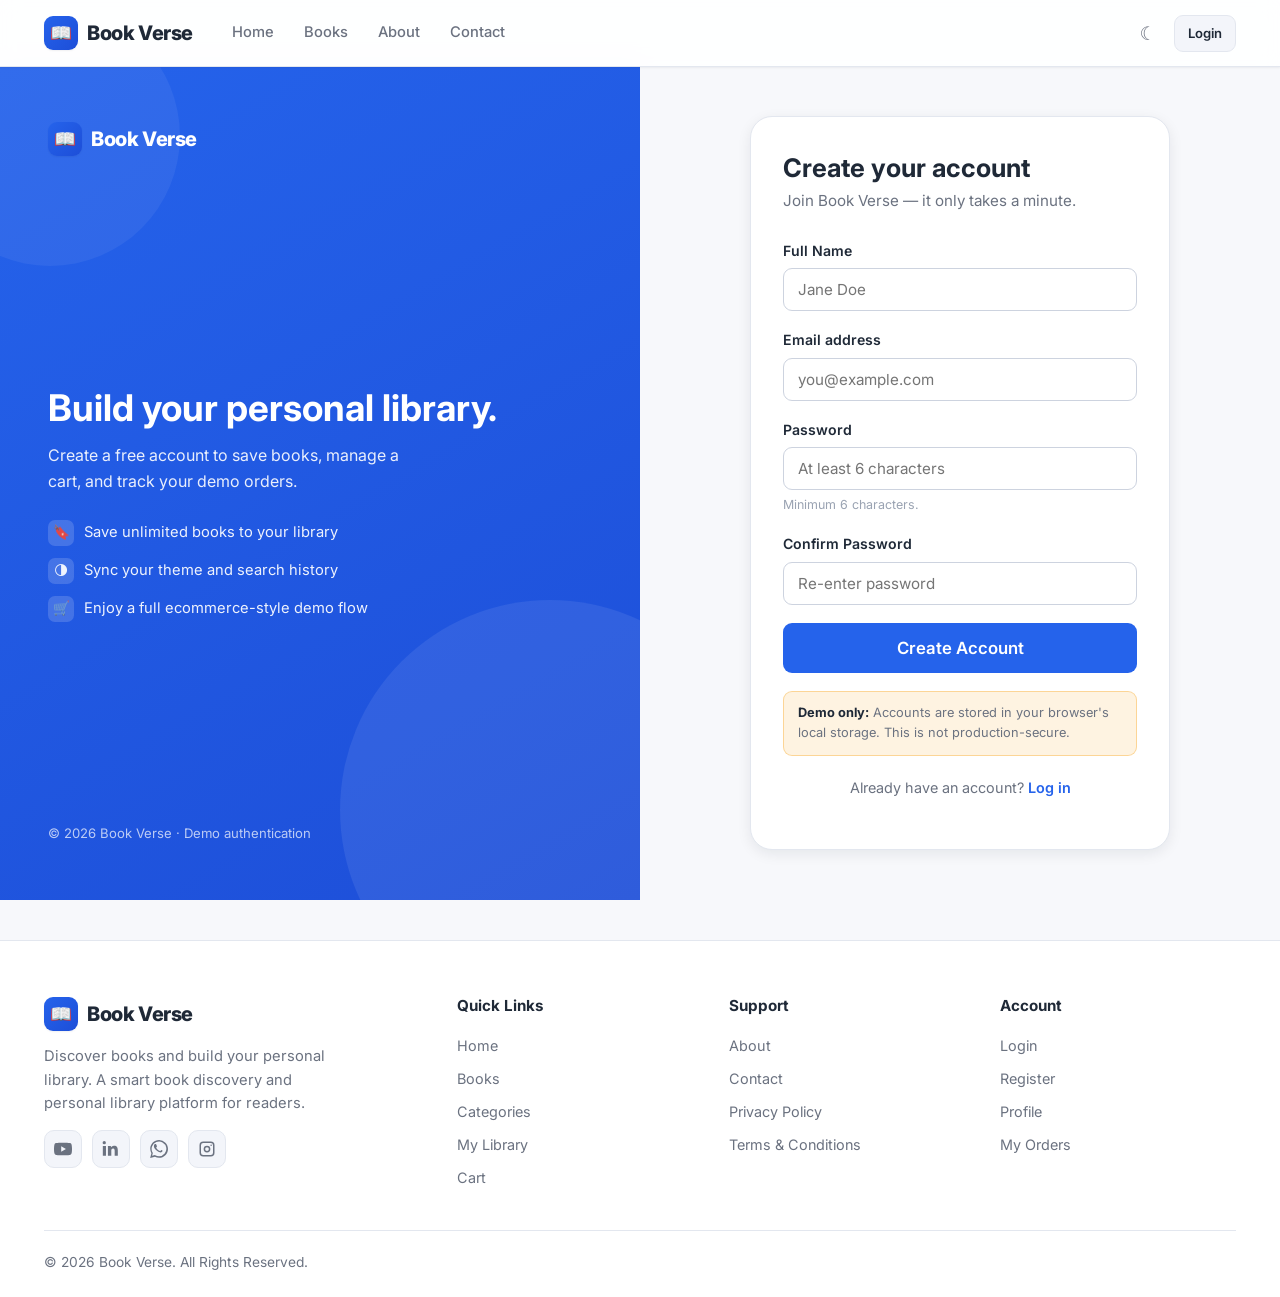
<file: register.html>
<!doctype html>
<html lang="en">
<head>
  <meta charset="UTF-8" >
  <link rel="icon" type="image/svg+xml" href="/vite.svg">
  <meta name="viewport" content="width=device-width, initial-scale=1.0" >
  <title>Register — Book Verse</title>
  <link rel="stylesheet" href="https://fonts.googleapis.com/css2?family=Inter:wght@400;500;600;700;800&display=swap">
  <link rel="stylesheet" href="css/style.css" >
  <link rel="stylesheet" href="css/auth.css" >
  <link rel="stylesheet" href="css/responsive.css" >
</head>
<body>
  <div data-header></div>

  <main class="auth-wrap">
    <aside class="auth-aside">
      <a href="index.html" class="logo"><span class="logo-mark">📖</span><span>Book Verse</span></a>
      <div>
        <h2>Build your personal library.</h2>
        <p>Create a free account to save books, manage a cart, and track your demo orders.</p>
        <ul class="auth-bullets">
          <li><span class="b-ic">🔖</span><span>Save unlimited books to your library</span></li>
          <li><span class="b-ic">🌗</span><span>Sync your theme and search history</span></li>
          <li><span class="b-ic">🛒</span><span>Enjoy a full ecommerce-style demo flow</span></li>
        </ul>
      </div>
      <div class="auth-foot">© 2026 Book Verse · Demo authentication</div>
    </aside>

    <section class="auth-main">
      <div class="auth-card">
        <h1>Create your account</h1>
        <p class="sub">Join Book Verse — it only takes a minute.</p>
        <form id="registerForm" novalidate>
          <div class="field">
            <label for="name">Full Name</label>
            <input type="text" id="name" name="name" placeholder="Jane Doe" autocomplete="name" required />
            <div class="error-msg"></div>
          </div>
          <div class="field">
            <label for="email">Email address</label>
            <input type="email" id="email" name="email" placeholder="you@example.com" autocomplete="email" required />
            <div class="error-msg"></div>
          </div>
          <div class="field">
            <label for="password">Password</label>
            <input type="password" id="password" name="password" placeholder="At least 6 characters" autocomplete="new-password" required />
            <div class="pw-hint">Minimum 6 characters.</div>
            <div class="error-msg"></div>
          </div>
          <div class="field">
            <label for="confirm">Confirm Password</label>
            <input type="password" id="confirm" name="confirm" placeholder="Re-enter password" autocomplete="new-password" required />
            <div class="error-msg"></div>
          </div>
          <button type="submit" class="btn btn-block btn-lg">Create Account</button>
          <div class="demo-note">
            <strong>Demo only:</strong> Accounts are stored in your browser's local storage. This is not production-secure.
          </div>
          <p class="alt-link">Already have an account? <a href="login.html">Log in</a></p>
        </form>
      </div>
    </section>
  </main>

  <div data-footer></div>
  <script src="js/app.js"></script>
  <script src="js/auth.js"></script>
</body>
</html>
</file>
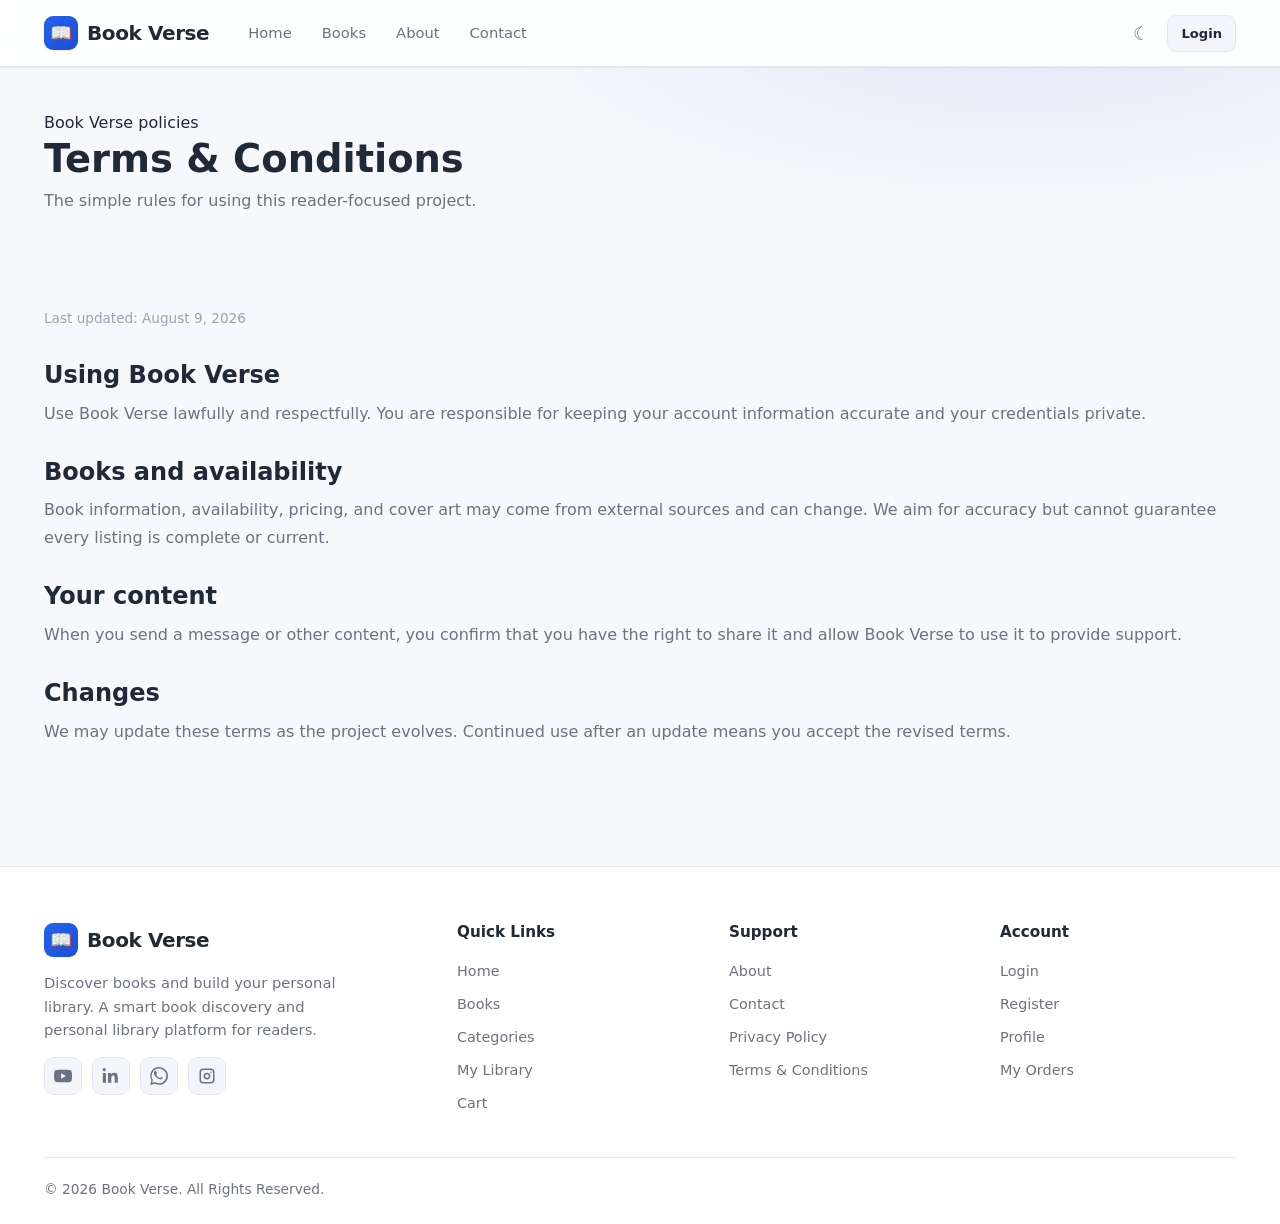
<file: terms.html>
<!DOCTYPE html>
<html lang="en">
<head><meta charset="UTF-8" /><meta name="viewport" content="width=device-width, initial-scale=1.0" /><title>Terms &amp; Conditions | Book Verse</title><link rel="stylesheet" href="css/style.css" /><link rel="stylesheet" href="css/responsive.css" /></head>
<body><div data-header></div><main><section class="page-head"><div class="container"><span class="eyebrow">Book Verse policies</span><h1>Terms &amp; Conditions</h1><p>The simple rules for using this reader-focused project.</p></div></section><section class="section"><div class="container legal-content"><p class="legal-updated">Last updated: August 9, 2026</p><h2>Using Book Verse</h2><p>Use Book Verse lawfully and respectfully. You are responsible for keeping your account information accurate and your credentials private.</p><h2>Books and availability</h2><p>Book information, availability, pricing, and cover art may come from external sources and can change. We aim for accuracy but cannot guarantee every listing is complete or current.</p><h2>Your content</h2><p>When you send a message or other content, you confirm that you have the right to share it and allow Book Verse to use it to provide support.</p><h2>Changes</h2><p>We may update these terms as the project evolves. Continued use after an update means you accept the revised terms.</p></div></section></main><div data-footer></div><script src="js/app.js"></script></body></html>
</file>
<file: css/style.css>
:root {
  /* Brand */
  --brand: #2563eb;
  --brand-dark: #1d4ed8;
  --brand-light: #3b82f6;
  --brand-soft: rgba(37, 99, 235, 0.10);

  /* Accents */
  --accent: #f59e0b;
  --accent-soft: rgba(245, 158, 11, 0.12);
  --success: #16a34a;
  --success-soft: rgba(22, 163, 74, 0.12);
  --warning: #d97706;
  --error: #dc2626;
  --error-soft: rgba(220, 38, 38, 0.12);

  /* Neutrals */
  --bg: #f7f8fb;
  --bg-alt: #eef1f7;
  --surface: #ffffff;
  --surface-2: #f3f5fa;
  --border: #e3e7ef;
  --border-strong: #cdd3df;
  --text: #1f2937;
  --text-muted: #6b7280;
  --text-soft: #9aa3b2;

  /* Effects */
  --shadow-sm: 0 1px 2px rgba(15, 23, 42, 0.06);
  --shadow: 0 4px 14px rgba(15, 23, 42, 0.08);
  --shadow-lg: 0 12px 32px rgba(15, 23, 42, 0.12);
  --radius: 14px;
  --radius-sm: 9px;
  --radius-lg: 22px;
  --ring: 0 0 0 3px rgba(37, 99, 235, 0.25);

  /* Layout */
  --header-h: 66px;
  --maxw: 1240px;
  --transition: 0.25s cubic-bezier(0.4, 0, 0.2, 1);

  /* Type */
  --font: "Inter", "Segoe UI", system-ui, -apple-system, "Helvetica Neue", Arial, sans-serif;
  --font-serif: "Georgia", "Times New Roman", serif;
}

[data-theme="dark"] {
  --brand: #3b82f6;
  --brand-dark: #2563eb;
  --brand-light: #60a5fa;
  --brand-soft: rgba(59, 130, 246, 0.16);

  --accent: #fbbf24;
  --accent-soft: rgba(251, 191, 36, 0.14);
  --success: #4ade80;
  --success-soft: rgba(74, 222, 128, 0.14);
  --warning: #fbbf24;
  --error: #f87171;
  --error-soft: rgba(248, 113, 113, 0.14);

  --bg: #0f172a;
  --bg-alt: #0b1220;
  --surface: #1e293b;
  --surface-2: #243349;
  --border: #334155;
  --border-strong: #475569;
  --text: #f1f5f9;
  --text-muted: #94a3b8;
  --text-soft: #64748b;

  --shadow-sm: 0 1px 2px rgba(0, 0, 0, 0.4);
  --shadow: 0 4px 14px rgba(0, 0, 0, 0.45);
  --shadow-lg: 0 12px 32px rgba(0, 0, 0, 0.55);
  --brand-soft: rgba(59, 130, 246, 0.18);
}

/* ---------- Reset ---------- */
*, *::before, *::after { box-sizing: border-box; }
html { scroll-behavior: smooth; overflow-x: hidden; }
body {
  margin: 0;
  padding-top: var(--header-h);
  overflow-x: hidden;
  font-family: var(--font);
  background: var(--bg);
  color: var(--text);
  line-height: 1.6;
  -webkit-font-smoothing: antialiased;
  transition: background var(--transition), color var(--transition);
  min-height: 100vh;
  display: flex;
  flex-direction: column;
}
main { flex: 1 0 auto; min-width: 0; max-width: 100%; }
.social-row { display: flex; align-items: center; gap: 10px; margin-top: 18px; }
.social-row a { width: 38px; height: 38px; display: grid; place-items: center; border: 1px solid var(--border); border-radius: 50%; color: var(--text-muted); background: var(--surface-2); font-weight: 800; text-decoration: none; transition: transform var(--transition), color var(--transition), background var(--transition), border-color var(--transition); }
.social-row a:hover { color: var(--brand); background: var(--brand-soft); border-color: var(--brand); transform: translateY(-3px); }
.social-row svg { width: 18px; height: 18px; fill: currentColor; }
.social-row a:focus-visible { outline: 3px solid var(--brand); outline-offset: 3px; }
.footer-bottom { display: flex; justify-content: center; align-items: center; text-align: center; width: 100%; }
.contact-layout { display: grid; grid-template-columns: 0.85fr 1.15fr; gap: 56px; align-items: start; }
.contact-details h2 { margin: 10px 0 14px; }
.contact-details > p { color: var(--text-muted); line-height: 1.7; margin-bottom: 28px; }
.contact-detail { display: grid; gap: 4px; padding: 16px 0; border-top: 1px solid var(--border); }
.contact-detail span { color: var(--text-muted); line-height: 1.6; }
.contact-form { display: grid; gap: 16px; padding: 26px; background: var(--surface); border: 1px solid var(--border); border-radius: var(--radius); box-shadow: var(--shadow-sm); }
.contact-form .field { margin: 0; }
.contact-form textarea { resize: vertical; min-height: 150px; }
.legal-content { max-width: 820px; }
.legal-content h2 { margin: 30px 0 10px; }
.legal-content p { color: var(--text-muted); line-height: 1.75; }
.legal-updated { font-size: 0.85rem; color: var(--text-soft) !important; }

img { max-width: 100%; display: block; }
a { color: var(--brand); text-decoration: none; transition: color var(--transition); }
a:hover { color: var(--brand-dark); }
button { font-family: inherit; cursor: pointer; }
ul { margin: 0; padding: 0; list-style: none; }
h1, h2, h3, h4 { margin: 0 0 0.4em; line-height: 1.2; font-weight: 700; color: var(--text); }
p { margin: 0 0 1em; color: var(--text-muted); }
section { scroll-margin-top: calc(var(--header-h) + 12px); }
:focus-visible { outline: none; box-shadow: var(--ring); border-radius: 6px; }

/* ---------- Layout helpers ---------- */
.container {
  max-width: var(--maxw);
  margin: 0 auto;
  padding: 0 24px;
}
.section { padding: 64px 0; }
.section-tight { padding: 40px 0; }
.section-title {
  font-size: clamp(1.5rem, 3vw, 2.1rem);
  text-align: center;
  margin-bottom: 8px;
}
.section-sub {
  text-align: center;
  color: var(--text-muted);
  max-width: 640px;
  margin: 0 auto 36px;
}
.text-center { text-align: center; }
.muted { color: var(--text-muted); }
.hidden { display: none !important; }
.sr-only {
  position: absolute; width: 1px; height: 1px; padding: 0;
  overflow: hidden; clip: rect(0,0,0,0); white-space: nowrap; border: 0;
}

/* ---------- Buttons ---------- */
.btn {
  display: inline-flex;
  align-items: center;
  justify-content: center;
  gap: 8px;
  padding: 11px 20px;
  border: 1px solid transparent;
  border-radius: var(--radius-sm);
  font-size: 0.95rem;
  font-weight: 600;
  background: var(--brand);
  color: #fff;
  transition: transform var(--transition), background var(--transition), box-shadow var(--transition), border-color var(--transition);
  white-space: nowrap;
}
.btn:hover { background: var(--brand-dark); transform: translateY(-1px); }
.btn:active { transform: translateY(0); }
.btn-outline {
  background: transparent;
  color: var(--brand);
  border-color: var(--border-strong);
}
.btn-outline:hover { background: var(--brand-soft); border-color: var(--brand); color: var(--brand); }
.btn-ghost {
  background: var(--surface-2);
  color: var(--text);
  border-color: var(--border);
}
.btn-ghost:hover { background: var(--bg-alt); }
.btn-soft {
  background: var(--brand-soft);
  color: var(--brand);
  border-color: transparent;
}
.btn-soft:hover { background: var(--brand); color: #fff; }
.btn-danger { background: var(--error); }
.btn-danger:hover { background: #b91c1c; }
.btn-sm { padding: 7px 13px; font-size: 0.82rem; }
.btn-lg { padding: 14px 28px; font-size: 1.05rem; }
.btn-block { width: 100%; }
.btn:disabled { opacity: 0.55; cursor: not-allowed; transform: none; }

/* ---------- Badges / chips ---------- */
.chip {
  display: inline-flex;
  align-items: center;
  gap: 6px;
  padding: 6px 13px;
  border-radius: 999px;
  background: var(--surface-2);
  border: 1px solid var(--border);
  color: var(--text-muted);
  font-size: 0.85rem;
  font-weight: 500;
  cursor: pointer;
  transition: all var(--transition);
}
.chip:hover { border-color: var(--brand); color: var(--brand); }
.chip.active { background: var(--brand); color: #fff; border-color: var(--brand); }

.badge {
  display: inline-block;
  padding: 3px 9px;
  border-radius: 999px;
  font-size: 0.72rem;
  font-weight: 600;
  background: var(--brand-soft);
  color: var(--brand);
}
.badge-success { background: var(--success-soft); color: var(--success); }
.badge-warning { background: var(--accent-soft); color: var(--warning); }
.badge-error { background: var(--error-soft); color: var(--error); }

/* ---------- Forms ---------- */
.field { margin-bottom: 18px; }
.field label {
  display: block;
  font-size: 0.88rem;
  font-weight: 600;
  margin-bottom: 6px;
  color: var(--text);
}
.field input,
.field select,
.field textarea {
  width: 100%;
  padding: 11px 14px;
  border: 1px solid var(--border-strong);
  border-radius: var(--radius-sm);
  background: var(--surface);
  color: var(--text);
  font-size: 0.95rem;
  font-family: inherit;
  transition: border-color var(--transition), box-shadow var(--transition);
}
.field input:focus,
.field select:focus,
.field textarea:focus {
  outline: none;
  border-color: var(--brand);
  box-shadow: var(--ring);
}
.field .error-msg {
  color: var(--error);
  font-size: 0.8rem;
  margin-top: 5px;
  display: none;
}
.field.invalid .error-msg { display: block; }
.field.invalid input,
.field.invalid select { border-color: var(--error); }

/* ---------- Header ---------- */
.site-header {
  position: fixed;
  top: 0;
  left: 0;
  right: 0;
  width: 100%;
  z-index: 100;
  background: color-mix(in srgb, var(--surface) 88%, transparent);
  backdrop-filter: saturate(180%) blur(10px);
  border-bottom: 1px solid var(--border);
  transition: background var(--transition), border-color var(--transition);
  box-shadow: var(--shadow-sm);
}
.header-inner {
  height: var(--header-h);
  display: flex;
  align-items: center;
  gap: 18px;
}
.logo {
  display: flex;
  align-items: center;
  gap: 9px;
  font-weight: 800;
  font-size: 1.25rem;
  color: var(--text);
  letter-spacing: -0.02em;
}
.logo:hover { color: var(--text); }
.logo-mark {
  width: 34px; height: 34px;
  display: grid; place-items: center;
  background: linear-gradient(135deg, var(--brand), var(--brand-dark));
  color: #fff;
  border-radius: 9px;
  font-size: 1.1rem;
  box-shadow: var(--shadow-sm);
}
.nav { display: flex; gap: 4px; margin-left: 8px; }
.nav a {
  padding: 8px 13px;
  border-radius: 8px;
  color: var(--text-muted);
  font-weight: 500;
  font-size: 0.92rem;
  transition: all var(--transition);
}
.nav a:hover { background: var(--surface-2); color: var(--text); }
.nav a.active { color: var(--brand); background: var(--brand-soft); }
.header-spacer { flex: 1; }
.header-actions { display: flex; align-items: center; gap: 6px; }
.icon-btn {
  width: 40px; height: 40px;
  display: grid; place-items: center;
  border: 1px solid transparent;
  background: transparent;
  color: var(--text-muted);
  border-radius: 10px;
  font-size: 1.15rem;
  transition: all var(--transition);
  position: relative;
}
.icon-btn:hover { background: var(--surface-2); color: var(--text); }
.cart-count {
  position: absolute;
  top: 2px; right: 2px;
  min-width: 18px; height: 18px;
  padding: 0 5px;
  background: var(--brand);
  color: #fff;
  font-size: 0.68rem;
  font-weight: 700;
  border-radius: 999px;
  display: grid; place-items: center;
}
.cart-count.empty { display: none; }
.avatar-btn {
  display: flex; align-items: center; gap: 8px;
  padding: 5px 12px 5px 5px;
  border-radius: 999px;
  background: var(--surface-2);
  border: 1px solid var(--border);
  color: var(--text);
  font-weight: 600; font-size: 0.88rem;
  transition: all var(--transition);
}
.avatar-btn:hover { border-color: var(--brand); color: var(--brand); }
.avatar {
  width: 30px; height: 30px;
  border-radius: 50%;
  background: linear-gradient(135deg, var(--brand), var(--brand-dark));
  color: #fff;
  display: grid; place-items: center;
  font-size: 0.85rem; font-weight: 700;
}
.hamburger {
  display: none;
  width: 42px; height: 42px;
  border: 1px solid var(--border);
  background: var(--surface);
  border-radius: 10px;
  color: var(--text);
  font-size: 1.3rem;
}

/* Mobile menu backdrop */
.mobile-backdrop {
  position: fixed;
  inset: 0;
  background: rgba(15, 23, 42, 0.5);
  backdrop-filter: blur(2px);
  opacity: 0;
  visibility: hidden;
  z-index: 98;
  transition: opacity 0.3s ease, visibility 0.3s ease;
}
.mobile-backdrop.open { opacity: 1; visibility: visible; }

/* Mobile menu drawer — slides in from right to left */
@media (min-width: 1025px) { .mobile-menu { display: none; } }
.mobile-menu {
  position: fixed;
  top: 0; right: 0;
  height: 100vh;
  width: 300px;
  max-width: 85vw;
  background: var(--surface);
  border-left: 1px solid var(--border);
  box-shadow: var(--shadow-lg);
  z-index: 101;
  display: flex;
  flex-direction: column;
  transform: translateX(100%);
  visibility: hidden;
  pointer-events: none;
  transition: transform 0.3s cubic-bezier(0.4, 0, 0.2, 1);
  overflow-y: auto;
  overflow-x: hidden;
  padding: 0 0 24px;
}
.mobile-menu.open { transform: translateX(0); visibility: visible; pointer-events: auto; }
.mobile-menu.open .mobile-menu-nav a { animation: drawerItemIn 0.32s both; }
.mobile-menu.open .mobile-menu-nav a:nth-child(2) { animation-delay: 0.04s; }
.mobile-menu.open .mobile-menu-nav a:nth-child(3) { animation-delay: 0.08s; }
.mobile-menu.open .mobile-menu-nav a:nth-child(4) { animation-delay: 0.12s; }
@keyframes drawerItemIn { from { opacity: 0; transform: translateX(18px); } to { opacity: 1; transform: translateX(0); } }

.mobile-menu-header {
  display: flex;
  align-items: center;
  justify-content: space-between;
  padding: 16px 20px;
  border-bottom: 1px solid var(--border);
  position: sticky;
  top: 0;
  background: var(--surface);
  z-index: 1;
}
.mobile-menu-header .logo {
  font-size: 1.1rem;
}
.mobile-menu-header .logo .logo-mark {
  width: 28px; height: 28px;
  font-size: 0.95rem;
}
.mobile-menu-close {
  width: 38px; height: 38px;
  display: grid; place-items: center;
  border: 1px solid var(--border);
  background: var(--surface-2);
  border-radius: 9px;
  color: var(--text);
  font-size: 1.2rem;
  transition: all var(--transition);
}
.mobile-menu-close:hover { background: var(--error-soft); color: var(--error); border-color: var(--error); }
.hamburger { display: none; width: 40px; height: 40px; padding: 9px; place-items: center; align-content: center; gap: 4px; border: none; border-radius: 10px; background: #fff; color: var(--text); transition: all var(--transition); }
.hamburger span { display: block; width: 20px; height: 2px; border-radius: 2px; background: currentColor; transition: transform var(--transition), background var(--transition); }
.hamburger:hover { color: var(--brand); border-color: var(--brand); background: #fff; transform: translateY(-1px); }
[data-theme="dark"] .hamburger { background: var(--surface-2); color: var(--text); border: 1px solid var(--border-strong); box-shadow: 0 0 0 1px rgba(255, 255, 255, 0.04); }
[data-theme="dark"] .hamburger:hover { background: var(--surface); color: var(--brand-light); border-color: var(--brand-light); }
[data-theme="dark"] .icon-btn { background: var(--surface-2); color: var(--text); border-color: var(--border-strong); }
[data-theme="dark"] .icon-btn:hover { background: var(--surface); color: var(--brand-light); border-color: var(--brand-light); }
html.dark .theme-toggle, body.dark .theme-toggle, html[data-theme="dark"] .theme-toggle, body[data-theme="dark"] .theme-toggle { background: var(--surface-2) !important; color: var(--text) !important; border: 1px solid var(--border-strong) !important; box-shadow: 0 0 0 2px rgba(255, 255, 255, 0.08); }
html.dark .theme-toggle:hover, body.dark .theme-toggle:hover, html[data-theme="dark"] .theme-toggle:hover, body[data-theme="dark"] .theme-toggle:hover { background: var(--surface) !important; color: var(--brand-light) !important; border-color: var(--brand-light) !important; }

.mobile-menu-nav {
  padding: 12px 16px;
  display: flex;
  flex-direction: column;
}
.mobile-menu-nav a {
  display: flex;
  align-items: center;
  gap: 12px;
  padding: 14px 14px;
  color: var(--text);
  font-weight: 500;
  font-size: 0.98rem;
  border-radius: 10px;
  border-bottom: 1px solid var(--border);
  transition: all var(--transition);
}
.mobile-menu-nav a:last-child { border-bottom: none; }
.mobile-menu-nav a:hover { background: var(--surface-2); color: var(--brand); transform: translateX(-3px); }
.mobile-menu-nav a.active { color: var(--brand); background: var(--brand-soft); font-weight: 600; }
.mobile-menu-nav a:focus-visible, .mobile-menu-close:focus-visible, .hamburger:focus-visible { outline: 3px solid var(--brand); outline-offset: 2px; }
.mobile-menu-nav a { transition: background var(--transition), color var(--transition), transform var(--transition); }
.mobile-menu-nav a .nav-ic { font-size: 1.15rem; width: 24px; text-align: center; }

.mobile-menu-section {
  padding: 16px;
  border-top: 1px solid var(--border);
  margin-top: auto;
}
.mobile-menu-section .section-label {
  font-size: 0.72rem;
  text-transform: uppercase;
  letter-spacing: 0.06em;
  color: var(--text-soft);
  font-weight: 700;
  margin-bottom: 10px;
  padding: 0 14px;
}
.mobile-menu .mobile-actions {
  display: flex; flex-direction: column; gap: 10px; padding: 0 14px;
}
.mobile-menu .mobile-actions .btn { width: 100%; }
.mobile-menu .mobile-user {
  display: flex; align-items: center; gap: 12px;
  padding: 12px 14px;
  background: var(--surface-2);
  border-radius: 10px;
  margin: 0 14px 14px;
}
.mobile-menu .mobile-user .avatar { width: 36px; height: 36px; font-size: 0.95rem; }
.mobile-menu .mobile-user .mu-info strong { display: block; font-size: 0.92rem; color: var(--text); }
.mobile-menu .mobile-user .mu-info span { font-size: 0.8rem; color: var(--text-muted); }

@keyframes slideDown {
  from { opacity: 0; transform: translateY(-8px); }
  to { opacity: 1; transform: translateY(0); }
}

/* ---------- Hero ---------- */
.hero {
  position: relative;
  padding: 70px 0 60px;
  background:
    radial-gradient(1100px 500px at 80% -10%, var(--brand-soft), transparent 60%),
    radial-gradient(800px 400px at 10% 110%, var(--accent-soft), transparent 60%),
    var(--bg);
  overflow: hidden;
}
.hero-grid {
  display: grid;
  grid-template-columns: 1.1fr 0.9fr;
  gap: 50px;
  align-items: center;
}
.hero-eyebrow {
  display: inline-flex; align-items: center; gap: 7px;
  padding: 6px 13px;
  background: var(--brand-soft);
  color: var(--brand);
  border-radius: 999px;
  font-size: 0.82rem; font-weight: 600;
  margin-bottom: 18px;
}
.hero h1 {
  font-size: clamp(2.1rem, 4.6vw, 3.6rem);
  line-height: 1.08;
  letter-spacing: -0.03em;
  margin-bottom: 16px;
}
.hero h1 .grad {
  background: linear-gradient(120deg, var(--brand), var(--accent));
  -webkit-background-clip: text;
  background-clip: text;
  color: transparent;
}
.hero p.lead {
  font-size: 1.12rem;
  color: var(--text-muted);
  max-width: 520px;
  margin-bottom: 26px;
}
.hero-search {
  display: flex;
  gap: 10px;
  max-width: 540px;
  margin-bottom: 18px;
}
.hero-search input {
  flex: 1;
  padding: 14px 18px;
  border: 1px solid var(--border-strong);
  border-radius: var(--radius-sm);
  background: var(--surface);
  color: var(--text);
  font-size: 1rem;
}
.hero-search input:focus { outline: none; border-color: var(--brand); box-shadow: var(--ring); }
.hero-cta { display: flex; gap: 12px; flex-wrap: wrap; }
.hero-stats {
  display: flex; gap: 30px;
  margin-top: 34px;
  flex-wrap: wrap;
  justify-content: center;
  text-align: center;
}
.hero-stat strong { display: block; font-size: 1.5rem; color: var(--text); font-weight: 800; }
.hero-stat span { font-size: 0.85rem; color: var(--text-muted); }

/* Hero visual */
.hero-visual {
  position: relative;
  height: 380px;
  display: grid;
  place-items: center;
}
.hero-book {
  position: absolute;
  width: 130px; height: 190px;
  border-radius: 10px;
  background: var(--surface);
  box-shadow: var(--shadow-lg);
  border: 1px solid var(--border);
  overflow: hidden;
  transition: transform var(--transition);
}
.hero-book img { width: 100%; height: 100%; object-fit: cover; }
.hero-book:nth-child(1) { transform: rotate(-9deg) translate(-90px, 20px); z-index: 1; }
.hero-book:nth-child(2) { transform: rotate(-3deg) translate(-30px, -10px); z-index: 2; }
.hero-book:nth-child(3) { transform: rotate(3deg) translate(30px, -10px); z-index: 2; }
.hero-book:nth-child(4) { transform: rotate(9deg) translate(90px, 20px); z-index: 1; }
.hero-visual:hover .hero-book:nth-child(1) { transform: rotate(-12deg) translate(-110px, 10px); }
.hero-visual:hover .hero-book:nth-child(4) { transform: rotate(12deg) translate(110px, 10px); }

/* ---------- Feature cards ---------- */
.feature-grid {
  display: grid;
  grid-template-columns: repeat(4, 1fr);
  gap: 22px;
}
.feature-card {
  background: var(--surface);
  border: 1px solid var(--border);
  border-radius: var(--radius);
  padding: 28px 24px;
  transition: transform var(--transition), box-shadow var(--transition), border-color var(--transition);
}
.feature-card:hover { transform: translateY(-4px); box-shadow: var(--shadow); border-color: var(--brand); }
.feature-icon {
  width: 52px; height: 52px;
  display: grid; place-items: center;
  border-radius: 13px;
  background: var(--brand-soft);
  color: var(--brand);
  font-size: 1.5rem;
  margin-bottom: 16px;
}
.feature-card h3 { font-size: 1.12rem; margin-bottom: 6px; }
.feature-card p { margin: 0; font-size: 0.92rem; }

/* ---------- Category grid ---------- */
.cat-grid {
  display: grid;
  grid-template-columns: repeat(auto-fit, minmax(160px, 1fr));
  gap: 16px;
}
.cat-card {
  display: grid; place-items: center; text-align: center;
  aspect-ratio: 1;
  width: min(100%, 140px);
  justify-self: center;
  padding: 18px;
  background: var(--surface);
  border: 1px solid var(--border);
  border-radius: 50%;
  cursor: pointer;
  transition: all var(--transition);
}
.cat-card:hover { transform: translateY(-3px); box-shadow: var(--shadow); border-color: var(--brand); }
.cat-card:nth-child(1) { background: #e7f0ff; border-color: #bfd3ff; }
.cat-card:nth-child(2) { background: #e7f8ef; border-color: #b9e5ca; }
.cat-card:nth-child(3) { background: #fff1df; border-color: #f1d0a2; }
.cat-card:nth-child(4) { background: #f3eaff; border-color: #d8c0f4; }
.cat-card:nth-child(5) { background: #ffe8ed; border-color: #f1bbc8; }
.cat-card:nth-child(6) { background: #e6f7f8; border-color: #b8e0e3; }
.cat-card:nth-child(7) { background: #fff8d9; border-color: #ecdf9f; }
.cat-card:nth-child(8) { background: #eef0f3; border-color: #cbd0d8; }
.cat-card:nth-child(9) { background: #eaf0ff; border-color: #becdf4; }
.cat-card:nth-child(10) { background: #fcebdc; border-color: #eac8a6; }
.cat-card:nth-child(11) { background: #e8f6ed; border-color: #b8ddc4; }
.cat-card:nth-child(12) { background: #f5e8f7; border-color: #d9bde0; }
[data-theme="dark"] .cat-card:nth-child(1) { background: #1b3158; border-color: #385f9d; }
[data-theme="dark"] .cat-card:nth-child(2) { background: #183d2b; border-color: #397753; }
[data-theme="dark"] .cat-card:nth-child(3) { background: #4a3219; border-color: #8d6331; }
[data-theme="dark"] .cat-card:nth-child(4) { background: #342454; border-color: #654b98; }
[data-theme="dark"] .cat-card:nth-child(5) { background: #512733; border-color: #91495c; }
[data-theme="dark"] .cat-card:nth-child(6) { background: #164247; border-color: #327f87; }
[data-theme="dark"] .cat-card:nth-child(7) { background: #4b4517; border-color: #8e832c; }
[data-theme="dark"] .cat-card:nth-child(8) { background: #30343b; border-color: #626b78; }
[data-theme="dark"] .cat-card:nth-child(9) { background: #233764; border-color: #496db5; }
[data-theme="dark"] .cat-card:nth-child(10) { background: #4d301e; border-color: #98623d; }
[data-theme="dark"] .cat-card:nth-child(11) { background: #1c402a; border-color: #3e8056; }
[data-theme="dark"] .cat-card:nth-child(12) { background: #43264c; border-color: #89529a; }
[data-theme="dark"] .cat-card h4, [data-theme="dark"] .cat-card span { color: var(--text); }
.cat-card .cat-emoji { display: none !important; }
.autocomplete-list:empty { display: none !important; }
.cat-emoji {
  width: 44px; height: 44px;
  display: grid; place-items: center;
  border-radius: 11px;
  background: var(--brand-soft);
  font-size: 1.4rem;
}
.cat-card h4 { margin: 0; font-size: 0.98rem; }
.cat-card span { font-size: 0.78rem; color: var(--text-muted); }

/* ---------- Why section ---------- */
.why-grid {
  display: grid;
  grid-template-columns: repeat(3, 1fr);
  gap: 22px;
}
.why-card {
  text-align: center;
  padding: 30px 22px;
  background: var(--surface);
  border: 1px solid var(--border);
  border-radius: var(--radius);
}
.why-card .emoji { font-size: 2.2rem; margin-bottom: 10px; }
.why-card h3 { font-size: 1.1rem; }
.why-card p { font-size: 0.9rem; margin: 0; }

/* ---------- CTA banner ---------- */
.cta-banner {
  background: linear-gradient(135deg, var(--brand), var(--brand-dark));
  border-radius: var(--radius-lg);
  padding: 48px 40px;
  text-align: center;
  color: #fff;
  position: relative;
  overflow: hidden;
}
.cta-banner h2 { color: #fff; font-size: clamp(1.5rem, 3vw, 2.2rem); }
.cta-banner p { color: rgba(255,255,255,0.9); margin-bottom: 24px; }
.cta-banner .btn-outline {
  background: rgba(255,255,255,0.12);
  color: #fff;
  border-color: rgba(255,255,255,0.4);
}
.cta-banner .btn-outline:hover { background: rgba(255,255,255,0.22); }

/* ---------- About section ---------- */
.about-grid {
  display: grid;
  grid-template-columns: 1fr 1fr;
  gap: 40px;
  align-items: center;
}
.about-card {
  background: var(--surface);
  border: 1px solid var(--border);
  border-radius: var(--radius);
  padding: 32px;
}
.about-card h3 { font-size: 1.2rem; margin-bottom: 10px; }
.about-list { display: grid; gap: 12px; }
.about-list li {
  display: flex; gap: 10px; align-items: flex-start;
  color: var(--text-muted);
}
.about-list .tick { color: var(--success); font-weight: 700; }

/* ---------- Footer ---------- */
.site-footer {
  background: var(--surface);
  border-top: 1px solid var(--border);
  padding: 56px 0 24px;
  margin-top: 40px;
}
.footer-grid {
  display: grid;
  grid-template-columns: 1.6fr 1fr 1fr 1fr;
  gap: 36px;
  margin-bottom: 36px;
}
.footer-brand .logo { margin-bottom: 14px; }
.footer-brand p { max-width: 300px; font-size: 0.92rem; }
.footer-col h4 { font-size: 0.95rem; margin-bottom: 14px; }
.footer-col a {
  display: block;
  padding: 5px 0;
  color: var(--text-muted);
  font-size: 0.9rem;
}
.footer-col a:hover { color: var(--brand); }
.social-row { display: flex; gap: 10px; margin-top: 14px; }
.social-row a {
  width: 38px; height: 38px;
  display: grid; place-items: center;
  border-radius: 10px;
  background: var(--surface-2);
  border: 1px solid var(--border);
  color: var(--text-muted);
  font-size: 1.05rem;
}
.social-row a:hover { color: var(--brand); border-color: var(--brand); }
.footer-bottom {
  border-top: 1px solid var(--border);
  padding-top: 20px;
  display: flex; justify-content: space-between; align-items: center;
  color: var(--text-muted); font-size: 0.86rem;
}

/* ---------- Toast ---------- */
.toast-wrap {
  position: fixed;
  bottom: 24px; right: 24px;
  z-index: 1000;
  display: flex; flex-direction: column;
  gap: 10px;
  pointer-events: none;
}
.toast {
  display: flex; align-items: center; gap: 10px;
  min-width: 260px; max-width: 360px;
  padding: 13px 16px;
  background: var(--surface);
  border: 1px solid var(--border);
  border-left: 4px solid var(--brand);
  border-radius: 11px;
  box-shadow: var(--shadow-lg);
  color: var(--text);
  font-size: 0.9rem; font-weight: 500;
  pointer-events: auto;
  animation: toastIn 0.28s cubic-bezier(0.4,0,0.2,1);
}
.toast.success { border-left-color: var(--success); }
.toast.error { border-left-color: var(--error); }
.toast.info { border-left-color: var(--brand); }
.toast .t-ic { font-size: 1.1rem; }
.toast.fade-out { animation: toastOut 0.25s ease forwards; }
@keyframes toastIn { from { opacity: 0; transform: translateX(40px); } to { opacity: 1; transform: translateX(0); } }
@keyframes toastOut { to { opacity: 0; transform: translateX(40px); } }

/* ---------- Modal ---------- */
.modal-overlay {
  position: fixed; inset: 0;
  background: rgba(15, 23, 42, 0.55);
  backdrop-filter: blur(3px);
  display: none;
  align-items: center; justify-content: center;
  z-index: 999;
  padding: 20px;
}
.modal-overlay.open { display: flex; animation: fadeIn 0.2s ease; }
.modal {
  background: var(--surface);
  border: 1px solid var(--border);
  border-radius: var(--radius);
  box-shadow: var(--shadow-lg);
  max-width: 420px; width: 100%;
  padding: 28px;
  animation: modalIn 0.25s cubic-bezier(0.4,0,0.2,1);
}
.modal h3 { font-size: 1.2rem; margin-bottom: 8px; }
.modal p { margin-bottom: 22px; }
.modal-actions { display: flex; gap: 10px; justify-content: flex-end; }
@keyframes fadeIn { from { opacity: 0; } to { opacity: 1; } }
@keyframes modalIn { from { opacity: 0; transform: translateY(14px) scale(0.98); } to { opacity: 1; transform: none; } }

/* ---------- Loading skeleton ---------- */
.skeleton-grid {
  display: grid;
  grid-template-columns: repeat(5, 1fr);
  gap: 22px;
}
.skeleton-card {
  background: var(--surface);
  border: 1px solid var(--border);
  border-radius: var(--radius);
  overflow: hidden;
}
.skeleton-card .sk-cover {
  height: 230px;
  background: linear-gradient(90deg, var(--surface-2) 25%, var(--bg-alt) 50%, var(--surface-2) 75%);
  background-size: 200% 100%;
  animation: shimmer 1.4s infinite;
}
.skeleton-card .sk-line {
  height: 12px; margin: 14px 14px 8px;
  border-radius: 6px;
  background: linear-gradient(90deg, var(--surface-2) 25%, var(--bg-alt) 50%, var(--surface-2) 75%);
  background-size: 200% 100%;
  animation: shimmer 1.4s infinite;
}
.skeleton-card .sk-line.short { width: 60%; }
@keyframes shimmer { from { background-position: 200% 0; } to { background-position: -200% 0; } }

.spinner {
  width: 38px; height: 38px;
  border: 3px solid var(--border);
  border-top-color: var(--brand);
  border-radius: 50%;
  animation: spin 0.8s linear infinite;
  margin: 40px auto;
}
@keyframes spin { to { transform: rotate(360deg); } }

.loading-text { text-align: center; color: var(--text-muted); padding: 30px 0; }

/* ---------- Scroll storytelling ---------- */
.scroll-animations-ready .scroll-reveal {
  opacity: 0;
  transform: translate3d(0, 24px, 0);
  transition: opacity 700ms cubic-bezier(0.22, 1, 0.36, 1) var(--reveal-delay, 0ms), transform 700ms cubic-bezier(0.22, 1, 0.36, 1) var(--reveal-delay, 0ms);
  will-change: opacity, transform;
}
.scroll-animations-ready .scroll-reveal.is-visible { opacity: 1; transform: translate3d(0, 0, 0); }
.scroll-animations-ready .book-card.scroll-reveal { transform: translate3d(0, 30px, 0) scale(0.98); }
.scroll-animations-ready .book-card.scroll-reveal.is-visible { transform: translate3d(0, 0, 0) scale(1); }
.scroll-animations-ready .cat-card.scroll-reveal { transform: translate3d(0, 20px, 0) scale(0.94); }
.scroll-animations-ready .cat-card.scroll-reveal.is-visible { transform: translate3d(0, 0, 0) scale(1); }
.scroll-animations-ready .footer-col.scroll-reveal { transform: translate3d(0, 16px, 0); }
.scroll-animations-ready .footer-col.scroll-reveal.is-visible { transform: translate3d(0, 0, 0); }
@media (prefers-reduced-motion: reduce) {
  .scroll-animations-ready .scroll-reveal,
  .scroll-animations-ready .book-card.scroll-reveal,
  .scroll-animations-ready .cat-card.scroll-reveal { opacity: 1; transform: none; transition: none; }
}


/* ---------- Empty state ---------- */
.empty-state {
  text-align: center;
  padding: 60px 20px;
}
.empty-state .emoji { font-size: 3.4rem; margin-bottom: 14px; }
.empty-state h3 { font-size: 1.3rem; margin-bottom: 8px; }
.empty-state p { color: var(--text-muted); max-width: 380px; margin: 0 auto 22px; }

/* ---------- Page header (inner pages) ---------- */
.page-head {
  padding: 44px 0 30px;
  background:
    radial-gradient(900px 300px at 80% -20%, var(--brand-soft), transparent 60%),
    var(--bg);
}
.page-head h1 { font-size: clamp(1.7rem, 3.5vw, 2.4rem); margin-bottom: 6px; }
.page-head p { color: var(--text-muted); margin: 0; }
.breadcrumb { font-size: 0.84rem; color: var(--text-soft); margin-bottom: 12px; }
.breadcrumb a { color: var(--text-muted); }
.breadcrumb span { margin: 0 6px; color: var(--text-soft); }
</file>
<file: css/books.css>
.books-grid {
  display: grid;
  grid-template-columns: repeat(5, 1fr);
  gap: 22px;
}

/* ---------- Home: Popular Books compact cards (80×150) ---------- */
#popularBooks {
  display: flex;
  gap: 14px;
  overflow-x: auto;
  padding-bottom: 14px;
  scroll-snap-type: x mandatory;
  -webkit-overflow-scrolling: touch;
}
#popularBooks::-webkit-scrollbar { height: 6px; }
#popularBooks::-webkit-scrollbar-thumb { background: var(--border-strong); border-radius: 999px; }
#popularBooks .book-card {
  flex: 0 0 80px;
  width: 80px;
  height: 150px;
  scroll-snap-align: start;
}
#popularBooks .book-cover { aspect-ratio: auto; height: 110px; }
#popularBooks .book-body { padding: 6px 6px 7px; }
#popularBooks .book-title {
  font-size: 0.68rem;
  line-height: 1.15;
  min-height: 0;
  -webkit-line-clamp: 1;
  line-clamp: 1;
}
#popularBooks .book-author { font-size: 0.6rem; margin-bottom: 0; }
#popularBooks .book-rating,
#popularBooks .book-price,
#popularBooks .book-actions,
#popularBooks .book-details-btn { display: none; }
#popularBooks .book-cover .year-badge { font-size: 0.58rem; padding: 1px 5px; top: 4px; left: 4px; }
#popularBooks .book-cover .lib-badge { width: 18px; height: 18px; font-size: 0.6rem; top: 4px; right: 4px; }

.book-card {
  display: flex;
  flex-direction: column;
  background: var(--surface);
  border: 1px solid var(--border);
  border-radius: var(--radius);
  overflow: hidden;
  transition: transform var(--transition), box-shadow var(--transition), border-color var(--transition);
  height: 100%;
}
.book-card:hover {
  transform: translateY(-6px);
  box-shadow: var(--shadow-lg);
  border-color: var(--border-strong);
}

.book-cover {
  position: relative;
  aspect-ratio: 2 / 3;
  background: var(--surface-2);
  overflow: hidden;
}
.book-cover img {
  width: 100%;
  height: 100%;
  object-fit: cover;
  transition: transform 0.4s ease;
  opacity: 0;
}
.book-cover img.loaded { opacity: 1; }
.book-card:hover .book-cover img.loaded { transform: scale(1.05); }
.book-cover .cover-placeholder {
  position: absolute; inset: 0;
  display: grid; place-items: center;
  text-align: center;
  padding: 14px;
  background: linear-gradient(160deg, var(--brand-soft), var(--surface-2));
  color: var(--text-muted);
  font-family: var(--font-serif);
  font-size: 0.92rem;
  font-weight: 600;
}
.book-cover .cover-placeholder .ph-ic {
  font-size: 1.8rem;
  margin-bottom: 8px;
  opacity: 0.6;
}
.book-cover .year-badge {
  position: absolute;
  top: 10px; left: 10px;
  background: rgba(15,23,42,0.72);
  color: #fff;
  font-size: 0.72rem;
  font-weight: 600;
  padding: 3px 9px;
  border-radius: 999px;
  backdrop-filter: blur(4px);
}
.book-cover .lib-badge {
  position: absolute;
  top: 10px; right: 10px;
  width: 30px; height: 30px;
  display: grid; place-items: center;
  background: var(--brand);
  color: #fff;
  border-radius: 50%;
  font-size: 0.85rem;
  box-shadow: var(--shadow-sm);
}

.book-body {
  display: flex;
  flex-direction: column;
  padding: 14px 14px 16px;
  flex: 1;
}
.book-title {
  font-size: 0.95rem;
  font-weight: 700;
  line-height: 1.3;
  margin-bottom: 4px;
  display: -webkit-box;
  -webkit-line-clamp: 2;
  line-clamp: 1;
  -webkit-box-orient: vertical;
  overflow: hidden;
  color: var(--text);
  min-height: 2.5em;
}
.book-author {
  font-size: 0.82rem;
  color: var(--text-muted);
  margin-bottom: 8px;
  white-space: nowrap;
  overflow: hidden;
  text-overflow: ellipsis;
}
.book-card-meta { display: flex; align-items: center; justify-content: space-between; gap: 12px; min-width: 0; }
.book-card-meta .book-price { margin-bottom: 0; white-space: nowrap; }
.book-rating {
  display: flex;
  align-items: center;
  justify-content: flex-end;
  text-align: right;
  gap: 6px;
  margin-bottom: 0;
  font-size: 0.78rem;
  color: var(--text-muted);
}
.stars { color: var(--accent); letter-spacing: 1px; }
.book-price {
  font-size: 1.1rem;
  font-weight: 800;
  color: var(--text);
  margin-bottom: 2px;
}
.book-price .demo-tag {
  font-size: 0.62rem;
  font-weight: 600;
  color: var(--text-soft);
  margin-left: 6px;
  text-transform: uppercase;
  letter-spacing: 0.04em;
}
.book-actions {
  display: grid;
  grid-template-columns: 1fr 1fr;
  gap: 7px;
  margin-top: 12px;
}
.book-actions .btn-block {
  width: 100%;
}
.book-details-btn {
  margin-top: 16px;
  margin-bottom: 4px;
}
.book-card .book-actions { margin-bottom: 4px; }
.book-card + .book-card { margin-left: 0; }

/* ---------- Books page toolbar ---------- */
.books-toolbar {
  display: grid;
  grid-template-columns: 1fr auto;
  gap: 16px;
  align-items: end;
  margin-bottom: 26px;
}
.search-box {
  display: flex;
  gap: 10px;
}
.search-box input {
  flex: 1;
  padding: 13px 16px;
  border: 1px solid var(--border-strong);
  border-radius: var(--radius-sm);
  background: var(--surface);
  color: var(--text);
  font-size: 0.95rem;
}
.search-box input:focus { outline: none; border-color: var(--brand); box-shadow: var(--ring); }

.filters {
  display: grid;
  grid-template-columns: repeat(4, 1fr);
  gap: 14px;
  margin-bottom: 26px;
  padding: 18px;
  background: var(--surface);
  border: 1px solid var(--border);
  border-radius: var(--radius);
}
.filters .field { margin: 0; }
.filters label {
  font-size: 0.78rem;
  font-weight: 600;
  text-transform: uppercase;
  letter-spacing: 0.04em;
  color: var(--text-soft);
  margin-bottom: 6px;
  display: block;
}
.filters select {
  padding: 9px 12px;
  font-size: 0.88rem;
}

.results-bar {
  display: flex;
  justify-content: space-between;
  align-items: center;
  margin-bottom: 18px;
  flex-wrap: wrap;
  gap: 10px;
}
.results-bar .count { font-size: 0.9rem; color: var(--text-muted); }
.results-bar .count strong { color: var(--text); }

/* ---------- Pagination ---------- */
.pagination {
  display: flex;
  justify-content: center;
  align-items: center;
  gap: 6px;
  margin: 36px 0 10px;
  flex-wrap: wrap;
}
.pagination button {
  min-width: 40px;
  height: 40px;
  padding: 0 12px;
  border: 1px solid var(--border);
  background: var(--surface);
  color: var(--text);
  border-radius: 9px;
  font-weight: 600;
  font-size: 0.9rem;
  transition: all var(--transition);
}
.pagination button:hover:not(:disabled) {
  border-color: var(--brand);
  color: var(--brand);
}
.pagination button.active {
  background: var(--brand);
  color: #fff;
  border-color: var(--brand);
}
.pagination button:disabled { opacity: 0.4; cursor: not-allowed; }
.pagination .ellipsis { color: var(--text-soft); padding: 0 4px; }

/* ---------- Recent searches ---------- */
.recent-searches {
  display: flex;
  flex-wrap: wrap;
  gap: 8px;
  align-items: center;
  margin-bottom: 22px;
}
.recent-label {
  font-size: 0.82rem;
  color: var(--text-soft);
  font-weight: 600;
}
.recent-chip {
  display: inline-flex;
  align-items: center;
  gap: 6px;
  padding: 6px 12px;
  background: var(--surface);
  border: 1px solid var(--border);
  border-radius: 999px;
  font-size: 0.83rem;
  color: var(--text-muted);
  cursor: pointer;
  transition: all var(--transition);
}
.recent-chip:hover { border-color: var(--brand); color: var(--brand); }
.recent-chip .rm {
  border: none;
  background: transparent;
  color: var(--text-soft);
  font-size: 0.9rem;
  cursor: pointer;
  padding: 0;
  line-height: 1;
}
.recent-chip .rm:hover { color: var(--error); }

/* ---------- Consistent, readable book cards ---------- */
.book-card {
  width: 100%;
  min-width: 0;
  min-height: 430px;
  height: 100%;
}
.book-cover {
  height: 270px;
  min-height: 270px;
  aspect-ratio: 2 / 3;
  flex: 0 0 270px;
}
.books-grid {
  grid-template-columns: repeat(auto-fill, minmax(205px, 1fr));
  align-items: stretch;
}
#popularBooks {
  display: grid;
  grid-template-columns: repeat(auto-fill, minmax(205px, 1fr));
  gap: 18px;
  overflow: visible;
}
#popularBooks .book-card { width: 100%; min-width: 0; min-height: 430px; height: 100%; }
#popularBooks .book-cover { height: 270px; min-height: 270px; }
#popularBooks .book-body { padding: 14px 14px 16px; }
#popularBooks .book-title { font-size: 0.95rem; -webkit-line-clamp: 2;line-clamp: 2; min-height: 2.5em; }
#popularBooks .book-author { font-size: 0.82rem; margin-bottom: 8px; }
#popularBooks .book-rating, #popularBooks .book-price, #popularBooks .book-actions, #popularBooks .book-details-btn { display: flex; }
#popularBooks .book-actions { display: grid; }
#recommendedBooks { display: grid; grid-template-columns: repeat(4, minmax(0, 1fr)); gap: 18px; overflow: visible; }
#recommendedBooks .book-card { min-width: 0; }
.book-details-btn { margin-top: auto; }
.book-card .btn { min-height: 38px; }


.autocomplete-wrap { position: relative; }
.autocomplete-list {
  position: absolute;
  z-index: 20;
  top: calc(100% + 6px);
  left: 0;
  right: 0;
  display: grid;
  gap: 2px;
  padding: 6px;
  background: var(--surface);
  border: 1px solid var(--border);
  border-radius: var(--radius-sm);
  box-shadow: var(--shadow-lg);
}
.autocomplete-list[hidden] { display: none; }
.autocomplete-list button {
  display: grid;
  gap: 2px;
  width: 100%;
  padding: 9px 10px;
  text-align: left;
  border: 0;
  border-radius: 7px;
  background: transparent;
  color: var(--text);
}
.autocomplete-list button:hover { background: var(--brand-soft); }
.autocomplete-list button span { color: var(--text-muted); font-size: 0.78rem; }
</file>
<file: css/details.css>
.details-grid {
  display: grid;
  grid-template-columns: 360px 1fr;
  gap: 44px;
  align-items: start;
}
.details-left {
  position: sticky;
  top: calc(var(--header-h) + 20px);
}
.details-cover {
  position: relative;
  aspect-ratio: 2 / 3;
  border-radius: var(--radius);
  overflow: hidden;
  border: 1px solid var(--border);
  box-shadow: var(--shadow-lg);
  background: var(--surface-2);
}
.details-cover img { width: 100%; height: 100%; object-fit: cover; }
.details-cover .cover-placeholder {
  position: absolute; inset: 0;
  display: grid; place-items: center;
  text-align: center;
  padding: 20px;
  background: linear-gradient(160deg, var(--brand-soft), var(--surface-2));
  color: var(--text-muted);
  font-family: var(--font-serif);
}
.details-cover .cover-placeholder .ph-ic { font-size: 2.4rem; margin-bottom: 10px; opacity: 0.6; }

.details-price-box {
  margin-top: 18px;
  padding: 18px;
  background: var(--surface);
  border: 1px solid var(--border);
  border-radius: var(--radius);
  text-align: center;
}
.details-price-box .price {
  font-size: 2rem;
  font-weight: 800;
  color: var(--text);
}
.details-price-box .demo-tag {
  display: block;
  font-size: 0.74rem;
  color: var(--text-soft);
  text-transform: uppercase;
  letter-spacing: 0.05em;
  margin-top: 2px;
}
.details-price-box .save {
  display: inline-block;
  margin-top: 8px;
  font-size: 0.82rem;
  font-weight: 600;
  color: var(--success);
}

.details-actions {
  display: grid;
  gap: 9px;
  margin-top: 18px;
}
.details-actions .btn-row {
  display: grid;
  grid-template-columns: 1fr 1fr;
  gap: 9px;
}

.details-right h1 {
  font-size: clamp(1.6rem, 3vw, 2.3rem);
  line-height: 1.15;
  margin-bottom: 8px;
}
.details-author {
  font-size: 1.05rem;
  color: var(--text-muted);
  margin-bottom: 16px;
}
.details-author a { font-weight: 600; }

.details-meta {
  display: flex;
  flex-wrap: wrap;
  gap: 16px;
  align-items: center;
  margin-bottom: 22px;
  padding-bottom: 22px;
  border-bottom: 1px solid var(--border);
}
.details-meta .rating-block {
  display: flex;
  align-items: center;
  gap: 8px;
}
.details-meta .stars { font-size: 1.2rem; color: var(--accent); }
.details-meta .rating-num { font-weight: 700; }
.details-meta .meta-pill {
  padding: 5px 12px;
  background: var(--surface-2);
  border: 1px solid var(--border);
  border-radius: 999px;
  font-size: 0.82rem;
  color: var(--text-muted);
}

.info-grid {
  display: grid;
  grid-template-columns: 1fr 1fr;
  gap: 14px 28px;
  margin: 24px 0;
}
.info-item {
  display: flex;
  flex-direction: column;
  padding-bottom: 10px;
  border-bottom: 1px solid var(--border);
}
.info-item .label {
  font-size: 0.76rem;
  text-transform: uppercase;
  letter-spacing: 0.05em;
  color: var(--text-soft);
  font-weight: 600;
  margin-bottom: 3px;
}
.info-item .value {
  font-size: 0.95rem;
  color: var(--text);
  font-weight: 500;
}

.details-section { margin: 26px 0; }
.details-section h3 {
  font-size: 1.1rem;
  margin-bottom: 10px;
  padding-bottom: 8px;
  border-bottom: 1px solid var(--border);
}
.details-section p {
  font-size: 0.96rem;
  line-height: 1.7;
  color: var(--text-muted);
  display: -webkit-box;
  -webkit-box-orient: vertical;
  -webkit-line-clamp: 10;
   line-clamp: 10;
   overflow: hidden;
}
.subject-tags {
  display: flex;
  flex-wrap: wrap;
  gap: 8px;
}
.subject-tags .chip { cursor: default; }
.subject-tags .chip:hover { border-color: var(--border-strong); color: var(--text-muted); }

.loading-details {
  display: flex;
  align-items: center;
  gap: 14px;
  padding: 60px 0;
  color: var(--text-muted);
}
</file>
<file: css/responsive.css>
@media (min-width: 1025px) {
  .mobile-menu { display: none !important; }
  .mobile-backdrop { display: none !important; }
}

/* ---------- Large desktop down ---------- */
@media (max-width: 1200px) {
  .books-grid { grid-template-columns: repeat(4, 1fr); }
  .skeleton-grid { grid-template-columns: repeat(4, 1fr); }
}

/* ---------- Tablet landscape ---------- */
@media (max-width: 1024px) {
  body { font-size: 15px; }
  h1 { font-size: clamp(1.8rem, 5vw, 2.5rem); }
  h2 { font-size: clamp(1.35rem, 3.5vw, 1.85rem); }
  h3 { font-size: 1.15rem; }
  button, input, select, textarea { font-size: 0.95rem; }
  .book-cover, #popularBooks .book-cover { height: 245px; min-height: 245px; flex-basis: 245px; }
  .book-card, #popularBooks .book-card { min-height: 405px; }
  .nav { display: none !important; }
  .hamburger { display: grid !important; }
  .header-actions .desktop-only { display: none !important; }
  .hero { min-height: auto; padding: 28px 0 34px; }
  .hero-grid { grid-template-columns: 1fr; gap: 22px; }
  .hero-visual { height: 250px; order: -1; }
  .hero-stats { margin-top: 22px; }
  .books-grid { grid-template-columns: repeat(3, 1fr); }
  .books-toolbar { grid-template-columns: minmax(0, 1fr); }
  .search-box { flex-direction: row; align-items: stretch; }
  .search-box input { min-width: 0; }
  .filters { grid-template-columns: repeat(2, minmax(0, 1fr)); gap: 12px; background: var(--surface-2); box-shadow: var(--shadow-sm); }
  .filters .field { background: var(--surface); padding: 10px; border: 1px solid var(--border); border-radius: 9px; }
  .site-header .header-actions .icon-btn { background: #fff; border: none; }
  .site-header .header-actions .icon-btn:hover { background: #fff; }
  #popularBooks { grid-template-columns: repeat(2, minmax(0, 1fr)); gap: 16px; }
  #recommendedBooks { grid-template-columns: repeat(2, minmax(0, 1fr)); gap: 16px; }
  .cat-grid { grid-template-columns: repeat(2, minmax(0, 1fr)); gap: 14px; }
  .cat-grid > * { min-height: 0; }
  .cat-card { width: min(100%, 128px); padding: 14px; }
  .skeleton-grid { grid-template-columns: repeat(3, 1fr); }
  .feature-grid { grid-template-columns: repeat(2, 1fr); }
  .why-grid { grid-template-columns: 1fr; }
  .about-grid { grid-template-columns: 1fr; gap: 24px; }
  .contact-layout { grid-template-columns: minmax(0, 1fr); gap: 28px; }
  .contact-details, .contact-form { min-width: 0; }
  .contact-form { padding: 18px; }
  .footer-grid { grid-template-columns: 1fr 1fr; gap: 28px; }
  .details-grid { grid-template-columns: 300px 1fr; gap: 30px; }
  .cart-layout { grid-template-columns: 1fr; }
  .checkout-layout { grid-template-columns: 1fr; }
  .summary-card, .order-summary-mini { position: static; }
}

/* ---------- Tablet portrait / small laptop ---------- */
@media (max-width: 860px) {
  .nav { display: none !important; }
  .hamburger { display: grid !important; }
  .header-actions .desktop-only { display: none !important; }
  .site-header .header-inner { justify-content: flex-start; }
  .site-header .logo { order: 0; }
  .site-header .header-actions { order: 1; margin-left: auto; }
  .site-header .hamburger { order: 2; }
  .header-actions .icon-btn { width: 38px; height: 38px; font-size: 1.05rem; }
  .auth-wrap { grid-template-columns: 1fr; }
  .auth-aside { display: none; }
  .filters { grid-template-columns: repeat(2, minmax(0, 1fr)); }
  .filters .field:nth-child(3) { grid-column: 1; }
  .filters .field:nth-child(4) { grid-column: 2; }
  .info-grid { grid-template-columns: 1fr; }
  .details-grid { grid-template-columns: 1fr; }
  .details-left { position: static; max-width: 300px; margin: 0 auto; }
}

/* ---------- Mobile ---------- */
@media (max-width: 640px) {
  body { font-size: 14px; }
  h1 { font-size: clamp(1.55rem, 8vw, 2rem); }
  h2 { font-size: clamp(1.25rem, 6vw, 1.65rem); }
  h3 { font-size: 1.05rem; }
  button, input, select, textarea { font-size: 0.9rem; }
  .book-card, #popularBooks .book-card { width: 100%; min-width: 0; min-height: 380px; }
  .book-cover, #popularBooks .book-cover { height: 210px; min-height: 210px; flex-basis: 210px; }
  .book-body { padding: 12px; }
  .book-title { font-size: 0.9rem; }
  .book-author { font-size: 0.78rem; }
  #popularBooks, #recommendedBooks { grid-template-columns: 1fr; gap: 16px; }
  #popularBooks .book-card, #recommendedBooks .book-card { width: 100%; }
  .books-grid { grid-template-columns: repeat(2, minmax(0, 1fr)); justify-items: stretch; }
  .cat-grid { grid-template-columns: repeat(2, minmax(0, 1fr)); gap: 12px; }
  .cat-grid > * { min-height: 0; }
  .cat-grid > *:nth-child(n + 7) { display: none; }
  .cat-card { width: min(100%, 104px); padding: 10px; }
  .social-row { justify-content: center; }
  .container { padding: 0 16px; }
  .site-header .header-inner { gap: 8px; overflow: hidden; justify-content: flex-start; }
  .site-header .header-spacer { display: none; }
  .site-header .logo { order: 0; flex: 0 0 auto; }
  .site-header .logo span:last-child { display: inline; font-size: 0.95rem; }
  .site-header .header-actions { order: 1; margin-left: auto; }
  .site-header .hamburger { order: 2; flex: 0 0 auto; }
  .site-header .header-actions .hamburger { display: none !important; }
  .site-header .header-actions > a[aria-label="Cart"], .site-header .header-actions .avatar-btn { display: none; }
  .site-header .header-actions .icon-btn { background: #fff; border: none; }
  .site-header .header-actions .icon-btn:hover { background: #fff; }
  [data-theme="dark"] .site-header .header-actions .icon-btn { background: var(--surface-2) !important; color: var(--text) !important; border: 1px solid var(--border-strong) !important; }
  [data-theme="dark"] .site-header .header-actions .icon-btn:hover { background: var(--surface) !important; color: var(--brand-light) !important; }
  [data-theme="dark"] .site-header .hamburger { background: var(--surface-2) !important; color: var(--text) !important; border: 1px solid var(--border-strong) !important; }
  [data-theme="dark"] .site-header .hamburger:hover { background: var(--surface) !important; color: var(--brand-light) !important; }
  .site-header .nav { gap: 6px; font-size: 0.78rem; }
  .site-header .header-actions { gap: 5px; }
  .site-header .header-actions .desktop-only { display: none; }
  .section { padding: 44px 0; }
  .books-grid { grid-template-columns: repeat(2, 1fr); gap: 14px; }
  .skeleton-grid { grid-template-columns: repeat(2, 1fr); gap: 14px; }
  .feature-grid { grid-template-columns: 1fr; }
  .footer-grid { grid-template-columns: 1fr; }
  .footer-col { min-width: 0; }
  .footer-bottom { flex-direction: column; gap: 8px; text-align: center; }
  .hero { padding: 40px 0 36px; }
  .hero-search { flex-direction: column; }
  .hero-cta { flex-direction: column; }
  .hero-cta .btn { width: 100%; }
  .hero-stats { gap: 20px; justify-content: center; text-align: center; }
  .hero-stat { min-width: 82px; }
  .books-toolbar { grid-template-columns: minmax(0, 1fr); }
  .search-box { flex-direction: row; align-items: stretch; gap: 8px; }
  .search-box input { min-width: 0; padding: 11px 12px; }
  .search-box .btn { flex: 0 0 auto; padding-inline: 14px; }
  .filters { grid-template-columns: repeat(2, minmax(0, 1fr)); gap: 10px; padding: 14px; background: var(--surface-2); border-radius: 12px; box-shadow: var(--shadow-sm); }
  .filters .field { background: var(--surface); padding: 10px; border: 1px solid var(--border); border-radius: 9px; }
  .filters .field label { font-size: 0.72rem; }
  .filters .field:nth-child(3) { grid-column: 1; }
  .filters .field:nth-child(4) { grid-column: 2; }
  .cart-item { grid-template-columns: 60px 1fr; }
  .cart-item .ci-cover { width: 60px; height: 90px; }
  .ci-controls { grid-column: 1 / -1; flex-direction: row; align-items: center; justify-content: space-between; }
  .form-row { grid-template-columns: 1fr; }
  .details-actions .btn-row { grid-template-columns: repeat(2, minmax(0, 1fr)); gap: 8px; }
  .info-grid { grid-template-columns: repeat(2, minmax(0, 1fr)); gap: 12px; }
  .library-stats { flex-wrap: wrap; gap: 18px; }
  .page-head { padding: 30px 0 20px; }
  .cta-banner { padding: 34px 22px; }
}

/* ---------- Very small mobile ---------- */
@media (max-width: 380px) {
  .books-grid, #popularBooks, #recommendedBooks { grid-template-columns: 1fr; }
  .cat-grid { grid-template-columns: repeat(2, minmax(0, 1fr)); gap: 10px; }
  .cat-grid > * { min-height: 0; }
  .cat-grid > *:nth-child(n + 7) { display: none; }
  .cat-card { width: min(100%, 92px); padding: 8px; }
  .book-card, #popularBooks .book-card, #recommendedBooks .book-card { min-height: 420px; }
  .book-cover, #popularBooks .book-cover, #recommendedBooks .book-cover { height: 190px; min-height: 190px; flex-basis: 190px; }
  .books-grid { grid-template-columns: 1fr; }
  .skeleton-grid { grid-template-columns: 1fr; }
  .book-actions { grid-template-columns: 1fr; }
}
</file>
<file: css/cart.css>
.cart-layout {
  display: grid;
  grid-template-columns: 1fr 360px;
  gap: 30px;
  align-items: start;
}

.cart-items {
  display: grid;
  gap: 14px;
}
.cart-item {
  display: grid;
  grid-template-columns: 80px 1fr auto;
  gap: 16px;
  padding: 14px;
  background: var(--surface);
  border: 1px solid var(--border);
  border-radius: var(--radius);
  transition: box-shadow var(--transition);
}
.cart-item:hover { box-shadow: var(--shadow-sm); }
.cart-item .ci-cover {
  width: 80px; height: 120px;
  border-radius: 8px;
  overflow: hidden;
  background: var(--surface-2);
}
.cart-item .ci-cover img { width: 100%; height: 100%; object-fit: cover; }
.cart-item .ci-cover .ph {
  width: 100%; height: 100%;
  display: grid; place-items: center;
  background: var(--brand-soft);
  color: var(--text-muted);
  font-size: 1.2rem;
}
.ci-info h4 {
  font-size: 0.98rem;
  margin-bottom: 3px;
  line-height: 1.3;
}
.ci-info .ci-author { font-size: 0.82rem; color: var(--text-muted); margin-bottom: 8px; }
.ci-info .ci-price { font-size: 0.85rem; color: var(--text-muted); }
.ci-info .ci-price strong { color: var(--text); font-size: 1rem; }

.ci-controls {
  display: flex;
  flex-direction: column;
  align-items: flex-end;
  justify-content: space-between;
  gap: 10px;
}
.qty-control {
  display: flex;
  align-items: center;
  border: 1px solid var(--border);
  border-radius: 8px;
  overflow: hidden;
}
.qty-control button {
  width: 32px; height: 32px;
  border: none;
  background: var(--surface-2);
  color: var(--text);
  font-size: 1.1rem;
  font-weight: 700;
  transition: background var(--transition);
}
.qty-control button:hover { background: var(--brand-soft); color: var(--brand); }
.qty-control span {
  min-width: 38px;
  text-align: center;
  font-weight: 600;
  font-size: 0.9rem;
}
.ci-subtotal {
  font-weight: 700;
  font-size: 0.95rem;
  color: var(--text);
}
.ci-remove {
  border: none;
  background: transparent;
  color: var(--text-soft);
  font-size: 0.82rem;
  cursor: pointer;
  display: flex;
  align-items: center;
  gap: 4px;
  transition: color var(--transition);
}
.ci-remove:hover { color: var(--error); }

.cart-actions-top {
  display: flex;
  justify-content: space-between;
  align-items: center;
  margin-bottom: 16px;
}

/* Summary */
.summary-card {
  background: var(--surface);
  border: 1px solid var(--border);
  border-radius: var(--radius);
  padding: 24px;
  position: sticky;
  top: calc(var(--header-h) + 20px);
}
.summary-card h3 {
  font-size: 1.15rem;
  margin-bottom: 18px;
  padding-bottom: 14px;
  border-bottom: 1px solid var(--border);
}
.summary-row {
  display: flex;
  justify-content: space-between;
  padding: 8px 0;
  font-size: 0.92rem;
  color: var(--text-muted);
}
.summary-row.discount { color: var(--success); }
.summary-row.total {
  margin-top: 10px;
  padding-top: 14px;
  border-top: 1px solid var(--border);
  font-size: 1.2rem;
  font-weight: 800;
  color: var(--text);
}
.summary-row .val { font-weight: 600; color: var(--text); }
.summary-card .promo {
  display: flex;
  gap: 8px;
  margin: 16px 0;
}
.summary-card .promo input {
  flex: 1;
  padding: 9px 12px;
  border: 1px solid var(--border-strong);
  border-radius: 8px;
  background: var(--surface);
  color: var(--text);
  font-size: 0.85rem;
}
.summary-note {
  font-size: 0.78rem;
  color: var(--text-soft);
  margin-top: 12px;
  text-align: center;
}

/* ---------- Checkout ---------- */
.checkout-layout {
  display: grid;
  grid-template-columns: 1fr 360px;
  gap: 30px;
  align-items: start;
}
.checkout-section {
  background: var(--surface);
  border: 1px solid var(--border);
  border-radius: var(--radius);
  padding: 26px;
  margin-bottom: 20px;
}
.checkout-section h3 {
  font-size: 1.1rem;
  margin-bottom: 18px;
  display: flex;
  align-items: center;
  gap: 10px;
}
.checkout-section h3 .step-num {
  width: 28px; height: 28px;
  display: grid; place-items: center;
  background: var(--brand);
  color: #fff;
  border-radius: 50%;
  font-size: 0.85rem;
}
.form-row {
  display: grid;
  grid-template-columns: 1fr 1fr;
  gap: 14px;
}
.payment-options {
  display: grid;
  gap: 10px;
}
.pay-option {
  display: flex;
  align-items: center;
  gap: 12px;
  padding: 14px 16px;
  border: 1px solid var(--border);
  border-radius: var(--radius-sm);
  cursor: pointer;
  transition: all var(--transition);
}
.pay-option:hover { border-color: var(--brand); }
.pay-option.selected {
  border-color: var(--brand);
  background: var(--brand-soft);
}
.pay-option input { accent-color: var(--brand); }
.pay-option .pay-ic {
  font-size: 1.4rem;
}
.pay-option .pay-text { flex: 1; }
.pay-option .pay-text strong { display: block; font-size: 0.92rem; }
.pay-option .pay-text span { font-size: 0.8rem; color: var(--text-muted); }

.order-summary-mini {
  background: var(--surface);
  border: 1px solid var(--border);
  border-radius: var(--radius);
  padding: 24px;
  position: sticky;
  top: calc(var(--header-h) + 20px);
}
.order-summary-mini h3 {
  font-size: 1.1rem;
  margin-bottom: 14px;
  padding-bottom: 12px;
  border-bottom: 1px solid var(--border);
}
.osm-item {
  display: flex;
  gap: 10px;
  padding: 8px 0;
  border-bottom: 1px dashed var(--border);
  font-size: 0.85rem;
}
.osm-item:last-of-type { border-bottom: none; }
.osm-item .osm-cover {
  width: 36px; height: 52px;
  border-radius: 5px;
  object-fit: cover;
  background: var(--surface-2);
}
.osm-item .osm-title { flex: 1; font-weight: 500; color: var(--text); }
.osm-item .osm-qty { color: var(--text-muted); }
.osm-item .osm-price { font-weight: 600; }

/* ---------- Order success ---------- */
.order-success {
  text-align: center;
  padding: 60px 20px;
  max-width: 540px;
  margin: 0 auto;
}
.success-ic {
  width: 84px; height: 84px;
  margin: 0 auto 22px;
  display: grid; place-items: center;
  background: var(--success-soft);
  color: var(--success);
  border-radius: 50%;
  font-size: 2.8rem;
  animation: popIn 0.4s cubic-bezier(0.4,0,0.2,1);
}
@keyframes popIn { from { transform: scale(0.6); opacity: 0; } to { transform: scale(1); opacity: 1; } }
.order-success h1 { font-size: 1.8rem; margin-bottom: 10px; }
.order-success .order-id {
  display: inline-block;
  padding: 8px 18px;
  background: var(--brand-soft);
  color: var(--brand);
  border-radius: 999px;
  font-weight: 700;
  font-size: 0.95rem;
  margin: 14px 0 20px;
}
.order-success p { color: var(--text-muted); margin-bottom: 26px; }
.order-success .actions { display: flex; gap: 12px; justify-content: center; flex-wrap: wrap; }
</file>
<file: css/auth.css>
.auth-wrap {
  min-height: calc(100vh - var(--header-h));
  display: grid;
  grid-template-columns: 1fr 1fr;
}
.auth-aside {
  position: relative;
  background: linear-gradient(150deg, var(--brand), var(--brand-dark));
  color: #fff;
  padding: 56px 48px;
  display: flex;
  flex-direction: column;
  justify-content: space-between;
  overflow: hidden;
}
.auth-aside::after {
  content: "";
  position: absolute;
  width: 420px; height: 420px;
  right: -120px; bottom: -120px;
  background: rgba(255,255,255,0.08);
  border-radius: 50%;
}
.auth-aside::before {
  content: "";
  position: absolute;
  width: 260px; height: 260px;
  left: -80px; top: -60px;
  background: rgba(255,255,255,0.06);
  border-radius: 50%;
}
.auth-aside .logo { color: #fff; margin-bottom: 30px; position: relative; z-index: 1; }
.auth-aside .logo:hover { color: #fff; }
.auth-aside h2 {
  color: #fff;
  font-size: clamp(1.6rem, 3vw, 2.3rem);
  line-height: 1.15;
  margin-bottom: 14px;
  position: relative; z-index: 1;
}
.auth-aside p {
  color: rgba(255,255,255,0.9);
  font-size: 1rem;
  max-width: 380px;
  position: relative; z-index: 1;
}
.auth-aside .auth-bullets {
  margin-top: 26px;
  display: grid; gap: 12px;
  position: relative; z-index: 1;
}
.auth-aside .auth-bullets li {
  display: flex; align-items: center; gap: 10px;
  color: rgba(255,255,255,0.92);
  font-size: 0.92rem;
}
.auth-aside .auth-bullets .b-ic {
  width: 26px; height: 26px;
  display: grid; place-items: center;
  background: rgba(255,255,255,0.16);
  border-radius: 7px;
  font-size: 0.85rem;
}
.auth-aside .auth-foot {
  position: relative; z-index: 1;
  font-size: 0.82rem;
  color: rgba(255,255,255,0.7);
}

.auth-main {
  display: grid;
  place-items: center;
  padding: 40px 24px;
  background: var(--bg);
}
.auth-card {
  width: 100%;
  max-width: 420px;
  background: var(--surface);
  border: 1px solid var(--border);
  border-radius: var(--radius-lg);
  box-shadow: var(--shadow);
  padding: 36px 32px;
}
.auth-card h1 {
  font-size: 1.6rem;
  margin-bottom: 6px;
}
.auth-card .sub {
  color: var(--text-muted);
  margin-bottom: 26px;
  font-size: 0.95rem;
}
.auth-card .alt-link {
  text-align: center;
  margin-top: 20px;
  font-size: 0.9rem;
  color: var(--text-muted);
}
.auth-card .alt-link a { font-weight: 600; }
.pw-hint {
  font-size: 0.78rem;
  color: var(--text-soft);
  margin-top: 5px;
}
.demo-note {
  margin-top: 18px;
  padding: 11px 14px;
  background: var(--accent-soft);
  border: 1px solid color-mix(in srgb, var(--accent) 35%, transparent);
  border-radius: var(--radius-sm);
  font-size: 0.8rem;
  color: var(--text-muted);
}
.demo-note strong { color: var(--text); }
.forgot-link { text-align: right; margin: -8px 0 18px; font-size: 0.88rem; }
.reset-success { display: none; margin-top: 16px; }
.reset-success.show { display: block; }
</file>
<file: css/library.css>
.library-head {
  display: flex;
  justify-content: space-between;
  align-items: center;
  gap: 16px;
  flex-wrap: wrap;
  margin-bottom: 24px;
}
.library-search {
  display: flex;
  gap: 10px;
  max-width: 420px;
  width: 100%;
}
.library-search input {
  flex: 1;
  padding: 11px 15px;
  border: 1px solid var(--border-strong);
  border-radius: var(--radius-sm);
  background: var(--surface);
  color: var(--text);
  font-size: 0.92rem;
}
.library-search input:focus { outline: none; border-color: var(--brand); box-shadow: var(--ring); }

.library-filters {
  display: flex;
  gap: 10px;
  flex-wrap: wrap;
}
.library-stats {
  display: flex;
  gap: 28px;
  margin-bottom: 26px;
  padding: 18px 24px;
  background: var(--surface);
  border: 1px solid var(--border);
  border-radius: var(--radius);
}
.library-stats .stat strong {
  display: block;
  font-size: 1.6rem;
  font-weight: 800;
  color: var(--text);
}
.library-stats .stat span {
  font-size: 0.84rem;
  color: var(--text-muted);
}
</file>
